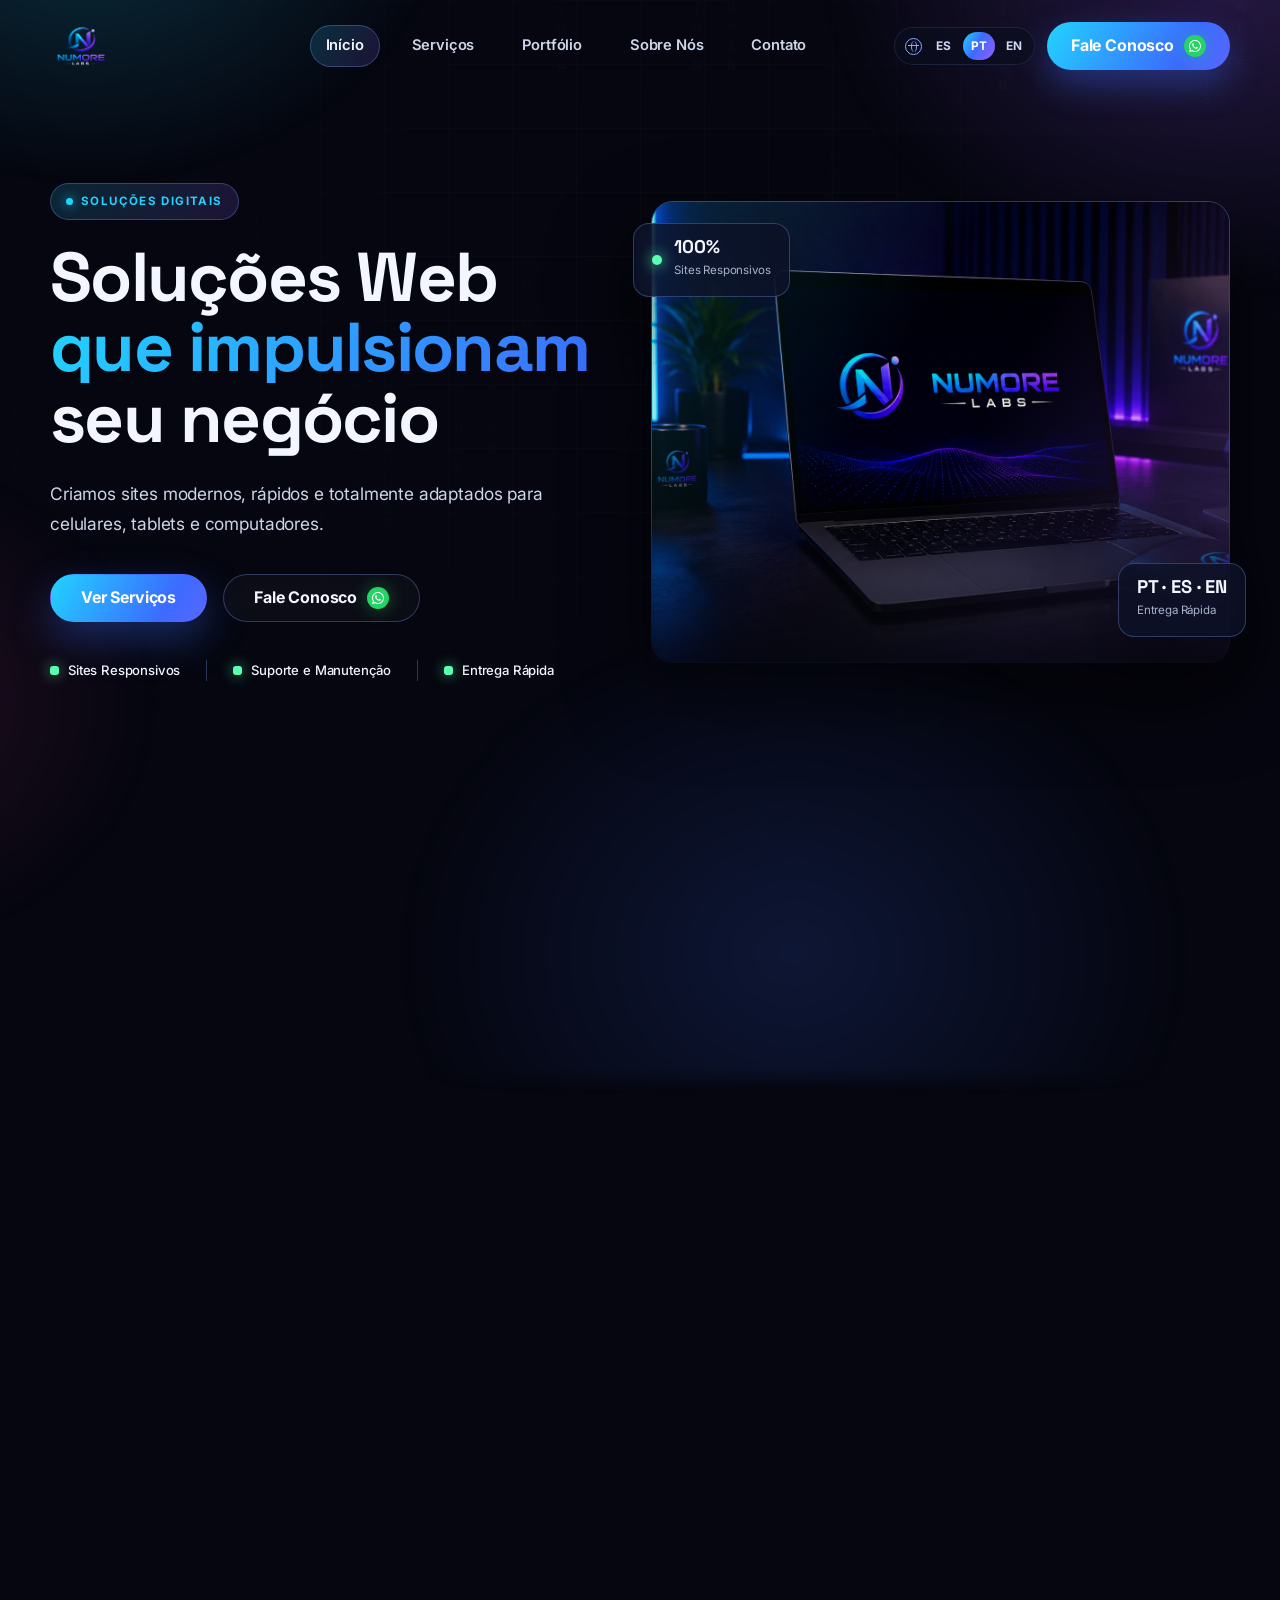
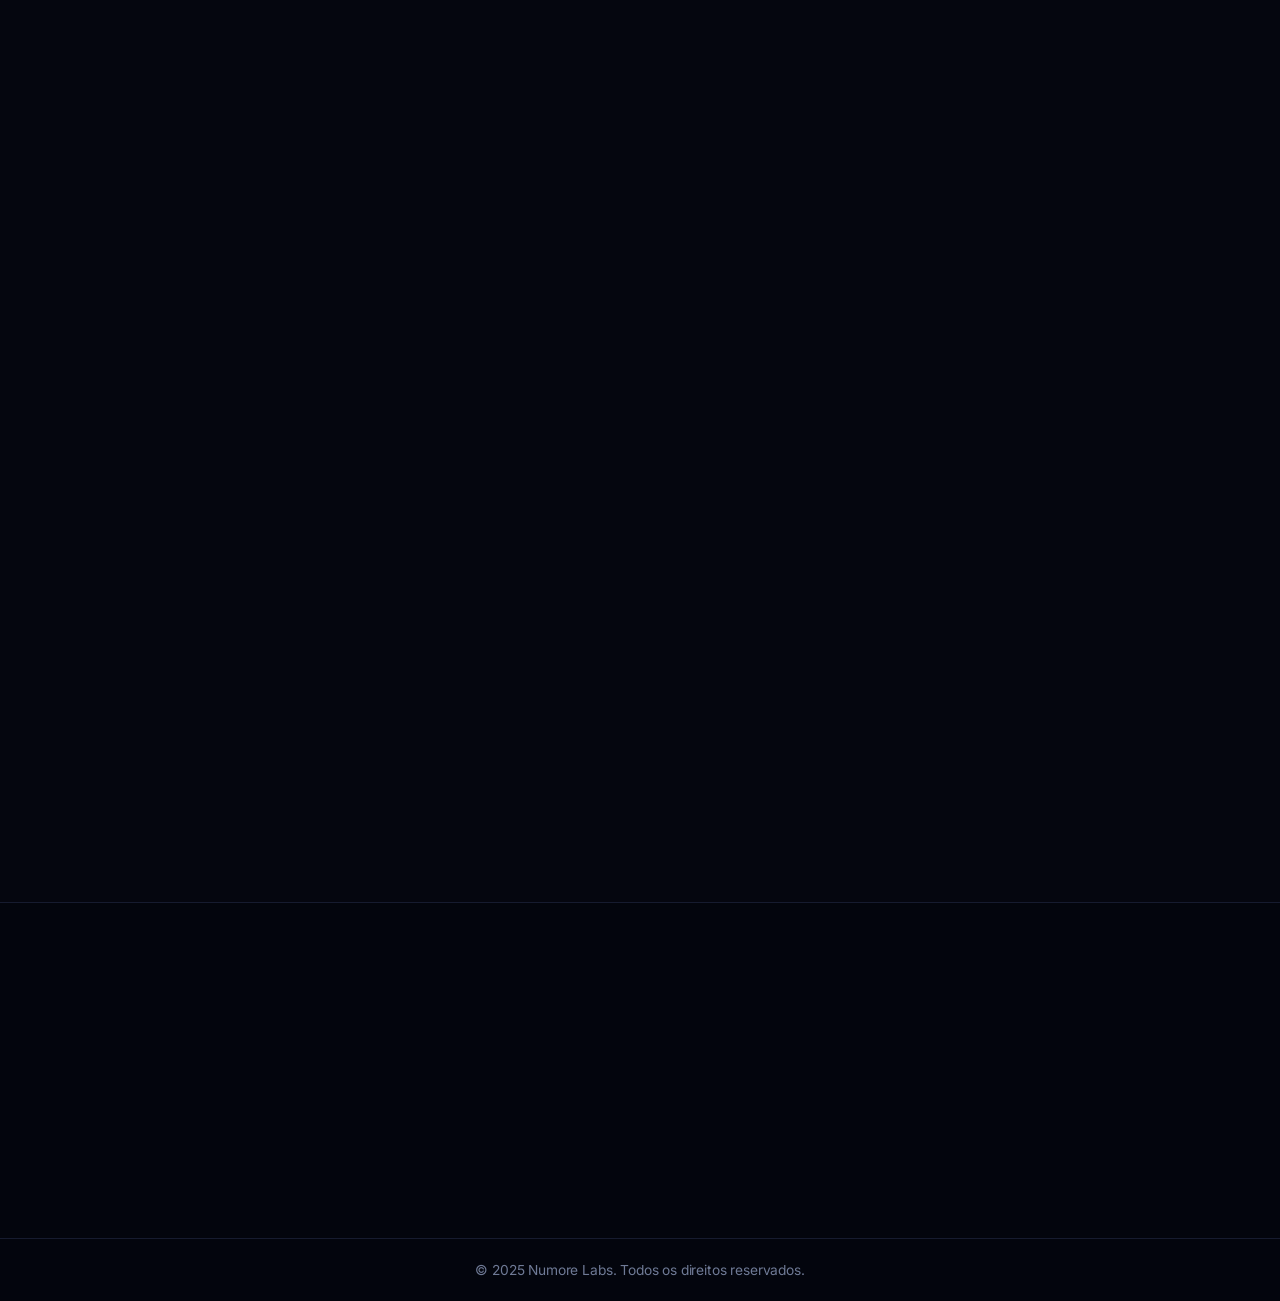
<file: index.html>
<!DOCTYPE html>
<html lang="pt-BR">
  <head>
    <meta charset="UTF-8" />
    <meta name="viewport" content="width=device-width, initial-scale=1.0" />
    <meta name="description" content="Numore Labs crea sitios modernos, rapidos y adaptados para celulares, tablets y computadores." data-i18n-meta="meta.home" />
    <meta property="og:title" content="Numore Labs | Soluciones Web" />
    <meta property="og:description" content="Sitios modernos, rapidos y profesionales para impulsar tu negocio." />
    <meta property="og:type" content="website" />
    <meta property="og:url" content="https://numorelabs.com.br/" />
    <meta property="og:image" content="https://numorelabs.com.br/assets/hero-laptop.jpg" />
    <meta name="twitter:card" content="summary_large_image" />
    <title data-i18n-title="title.home">Numore Labs | Soluciones Web</title>
    <link rel="icon" type="image/png" href="assets/numore-logo.png" />
    <link rel="apple-touch-icon" href="assets/numore-logo.png" />
    <link rel="preconnect" href="https://fonts.googleapis.com" />
    <link rel="preconnect" href="https://fonts.gstatic.com" crossorigin />
    <link href="https://fonts.googleapis.com/css2?family=Inter:wght@400;500;600;700;800&family=Space+Grotesk:wght@500;600;700&display=swap" rel="stylesheet" />
    <link rel="stylesheet" href="styles.css" />
  </head>
  <body data-page="inicio">
    <header class="site-header" data-header>
      <a class="brand" href="index.html" aria-label="Numore Labs"><img src="assets/numore-logo.png" alt="Logo Numore Labs" /></a>
      <nav class="mobile-quick-nav" aria-label="Navegación rápida">
        <a href="servicios.html" data-i18n="nav.services">Serviços</a>
        <a href="portafolio.html" data-i18n="nav.portfolio">Portfólio</a>
      </nav>
      <button class="menu-toggle" type="button" aria-label="Abrir menu" aria-expanded="false" data-menu-toggle><span></span><span></span><span></span></button>
      <nav class="main-nav" data-nav>
        <a href="index.html" data-nav-page="inicio" data-i18n="nav.home">Início</a>
        <a href="servicios.html" data-nav-page="servicios" data-i18n="nav.services">Serviços</a>
        <a href="portafolio.html" data-nav-page="portafolio" data-i18n="nav.portfolio">Portfólio</a>
        <a href="sobre-nosotros.html" data-nav-page="nosotros" data-i18n="nav.about">Sobre Nós</a>
        <a href="contacto.html" data-nav-page="contacto" data-i18n="nav.contact">Contato</a>
      </nav>
      <div class="header-actions">
        <div class="language-switcher" aria-label="Idioma">
          <span class="language-icon" aria-hidden="true"></span>
          <button type="button" data-lang="es">ES</button>
          <button type="button" data-lang="pt">PT</button>
          <button type="button" data-lang="en">EN</button>
        </div>
        <a class="header-cta whatsapp-link" href="https://wa.me/5511973570887?text=Hola%20Numore%20Labs%2C%20quiero%20hacer%20una%20consulta" target="_blank" rel="noopener">
          <span data-i18n="common.talk">Fale Conosco</span>
          <span class="wa-icon" aria-hidden="true"></span>
        </a>
      </div>
    </header>

    <main>
      <section class="hero section-shell">
        <div class="hero-copy">
          <span class="eyebrow" data-i18n="home.eyebrow">Soluções Digitais</span>
          <h1><span data-i18n="home.heroLine1">Soluções Web</span> <span class="hero-accent" data-i18n="home.heroAccent">que impulsionam</span> <span data-i18n="home.heroLine3">seu negócio</span></h1>
          <p data-i18n="home.heroText">Criamos sites modernos, rápidos e totalmente adaptados para celulares, tablets e computadores.</p>
          <div class="hero-actions">
            <a class="btn btn-primary" href="servicios.html" data-i18n="home.viewServices">Ver Serviços</a>
            <a class="btn btn-outline whatsapp-btn whatsapp-link" href="https://wa.me/5511973570887?text=Hola%20Numore%20Labs%2C%20quiero%20hacer%20una%20consulta" target="_blank" rel="noopener">
              <span data-i18n="common.talk">Fale Conosco</span>
              <span class="wa-icon" aria-hidden="true"></span>
            </a>
          </div>
          <div class="hero-features" aria-label="Benefícios">
            <span data-i18n="home.feature1">Sites Responsivos</span>
            <span data-i18n="home.feature2">Suporte e Manutenção</span>
            <span data-i18n="home.feature3">Entrega Rápida</span>
          </div>
        </div>
        <div class="hero-visual">
          <div class="hero-photo">
            <img src="assets/hero-laptop.jpg" alt="" />
          </div>
          <div class="hero-badge badge-tl">
            <span class="dot" aria-hidden="true"></span>
            <div><strong>100%</strong><small data-i18n="home.feature1">Sites Responsivos</small></div>
          </div>
          <div class="hero-badge badge-br">
            <div><strong>PT · ES · EN</strong><small data-i18n="home.feature3">Entrega Rápida</small></div>
          </div>
        </div>
      </section>

      <div class="marquee" aria-hidden="true">
        <div class="marquee-track">
          <span>Web Design</span><span>Desenvolvimento</span><span>E-commerce</span><span>UI / UX</span><span>WhatsApp</span><span>SEO</span><span>Performance</span><span>Branding</span>
          <span>Web Design</span><span>Desenvolvimento</span><span>E-commerce</span><span>UI / UX</span><span>WhatsApp</span><span>SEO</span><span>Performance</span><span>Branding</span>
        </div>
      </div>

      <section class="section-block section-shell">
        <div class="section-heading">
          <div>
            <span class="section-kicker" data-i18n="home.servicesKicker">Nossos Serviços</span>
            <h2 data-i18n="home.servicesTitle">Soluções completas para levar sua marca mais longe</h2>
          </div>
          <a href="servicios.html" data-i18n="home.allServices">Ver todos os serviços</a>
        </div>
        <div class="service-grid">
          <a class="service-card" href="servicios.html#sitios-profesionales"><div class="icon-box"><svg viewBox="0 0 24 24" aria-hidden="true"><circle cx="12" cy="12" r="8.5"></circle><path d="M3.5 12h17M12 3.5c2.1 2.3 3.1 5.1 3.1 8.5S14.1 18.2 12 20.5M12 3.5C9.9 5.8 8.9 8.6 8.9 12s1 6.2 3.1 8.5"></path></svg></div><h3 data-i18n="services.web.title">Sites Profissionais</h3><p data-i18n="home.cardWeb">Sites modernos para apresentar seu negócio com clareza e credibilidade.</p><span data-i18n="common.learnMore">Saiba mais</span></a>
          <a class="service-card" href="servicios.html#landing-pages"><div class="icon-box"><svg viewBox="0 0 24 24" aria-hidden="true"><rect x="4" y="5" width="16" height="12" rx="2"></rect><path d="M7 9h6M7 12h4M14.5 14.5 18 18M15 18h3v-3"></path></svg></div><h3 data-i18n="services.landing.title">Landing Pages de Conversão</h3><p data-i18n="home.cardLanding">Páginas focadas em transformar visitantes em clientes.</p><span data-i18n="common.learnMore">Saiba mais</span></a>
          <a class="service-card" href="servicios.html#catalogos-tiendas"><div class="icon-box"><svg viewBox="0 0 24 24" aria-hidden="true"><path d="M4.5 5.5h2l2.1 9.2h8.9l2-6.6H8"></path><path d="M9 18.7h9"></path><circle cx="10.2" cy="20.1" r="1.15"></circle><circle cx="17.2" cy="20.1" r="1.15"></circle></svg></div><h3 data-i18n="services.store.title">Catálogos e Lojas Virtuais</h3><p data-i18n="home.cardStore">Estruturas para apresentar produtos e facilitar pedidos online.</p><span data-i18n="common.learnMore">Saiba mais</span></a>
          <a class="service-card" href="servicios.html#soporte-lanzamiento"><div class="icon-box"><svg viewBox="0 0 24 24" aria-hidden="true"><path d="M14.7 5.3a4.8 4.8 0 0 0 4.7 5.9l-8.2 8.2a2.4 2.4 0 0 1-3.4 0l-2.1-2.1a2.4 2.4 0 0 1 0-3.4l8.2-8.2Z"></path><path d="m5.8 17.4 2.8-2.8"></path></svg></div><h3 data-i18n="services.support.title">Suporte depois do lançamento</h3><p data-i18n="home.cardSupport">Acompanhamento opcional para manter seu site atualizado.</p><span data-i18n="common.learnMore">Saiba mais</span></a>
        </div>
      </section>

      <section class="section-block section-shell">
        <div class="section-heading">
          <div>
            <span class="section-kicker" data-i18n="nav.portfolio">Portfólio</span>
            <h2 data-i18n="home.portfolioTitle">Projetos que geram resultados</h2>
          </div>
          <a href="portafolio.html" data-i18n="home.allProjects">Ver todos os projetos</a>
        </div>
        <div class="portfolio-grid">
          <a class="project-card darimar" href="portafolio.html#darimar"><img src="assets/portfolio/darimar-van.jpg" alt="" /><span data-i18n="portfolio.card1.tag">Transporte</span><h3 data-i18n="portfolio.card1.title">DariMar Viajes y Turismo</h3></a>
          <a class="project-card belingolife" href="portafolio.html#belingolife"><img src="assets/portfolio/belingolife-books.jpeg" alt="" /><span data-i18n="portfolio.card2.tag">Educação</span><h3 data-i18n="portfolio.card2.title">Belingolife</h3></a>
          <a class="project-card rutfit" href="portafolio.html#rutfit"><img src="assets/portfolio/rutfit-icon.png" alt="" /><span data-i18n="portfolio.card3.tag">Aplicativo Android e iOS</span><h3 data-i18n="portfolio.card3.title">RutFit</h3></a>
          <a class="project-card k9training" href="portafolio.html#k9training"><img src="assets/portfolio/k9training-hero.jpg" alt="" /><span data-i18n="portfolio.card4.tag">Adestramento K9</span><h3 data-i18n="portfolio.card4.title">Marcelo K9 Working Dogs</h3></a>
        </div>
      </section>

      <section class="section-block section-shell">
        <div class="cta-band">
          <div>
            <span class="section-kicker" data-i18n="home.eyebrow">Soluções Digitais</span>
            <h2 data-i18n="home.ctaTitle">Vamos criar algo extraordinário juntos.</h2>
            <p data-i18n="home.ctaText">Conte sua ideia e transformamos em uma presença digital rápida, moderna e pronta para crescer.</p>
          </div>
          <div class="cta-actions">
            <a class="btn btn-primary whatsapp-link" href="https://wa.me/5511973570887?text=Hola%20Numore%20Labs%2C%20quiero%20hacer%20una%20consulta" target="_blank" rel="noopener">
              <span data-i18n="home.ctaButton">Começar projeto</span>
              <span class="wa-icon" aria-hidden="true"></span>
            </a>
          </div>
        </div>
      </section>
    </main>

    <footer class="site-footer">
      <div class="footer-grid section-shell">
        <div class="footer-brand">
          <img src="assets/numore-logo.png" alt="Logo Numore Labs" />
          <p data-i18n="footer.blurb">Soluções digitais que impulsionam seu negócio e conectam você ao futuro.</p>
        </div>
        <div><h3 data-i18n="footer.navigation">Navegação</h3><a href="index.html" data-i18n="nav.home">Início</a><a href="servicios.html" data-i18n="nav.services">Serviços</a><a href="portafolio.html" data-i18n="nav.portfolio">Portfólio</a><a href="sobre-nosotros.html" data-i18n="nav.about">Sobre Nós</a><a href="contacto.html" data-i18n="nav.contact">Contato</a></div>
        <div><h3 data-i18n="nav.services">Serviços</h3><a href="servicios.html#sitios-profesionales" data-i18n="services.web.title">Sites Profissionais</a><a href="servicios.html#landing-pages" data-i18n="services.landing.title">Landing Pages de Conversão</a><a href="servicios.html#catalogos-tiendas" data-i18n="services.store.title">Catálogos e Lojas Virtuais</a><a href="servicios.html#soporte-lanzamiento" data-i18n="services.support.title">Suporte depois do lançamento</a></div>
        <div><h3 data-i18n="common.talk">Fale Conosco</h3><a href="https://wa.me/5511973570887?text=Hola%20Numore%20Labs%2C%20quiero%20hacer%20una%20consulta" target="_blank" rel="noopener">+55 11 97357-0887</a><a href="mailto:numorelabs@gmail.com">numorelabs@gmail.com</a><span data-i18n="footer.location">São Paulo - SP</span></div>
      </div>
      <p class="copyright" data-i18n="footer.copy">© 2025 Numore Labs. Todos os direitos reservados.</p>
    </footer>
    <script src="script.js"></script>
  </body>
</html>
</file>
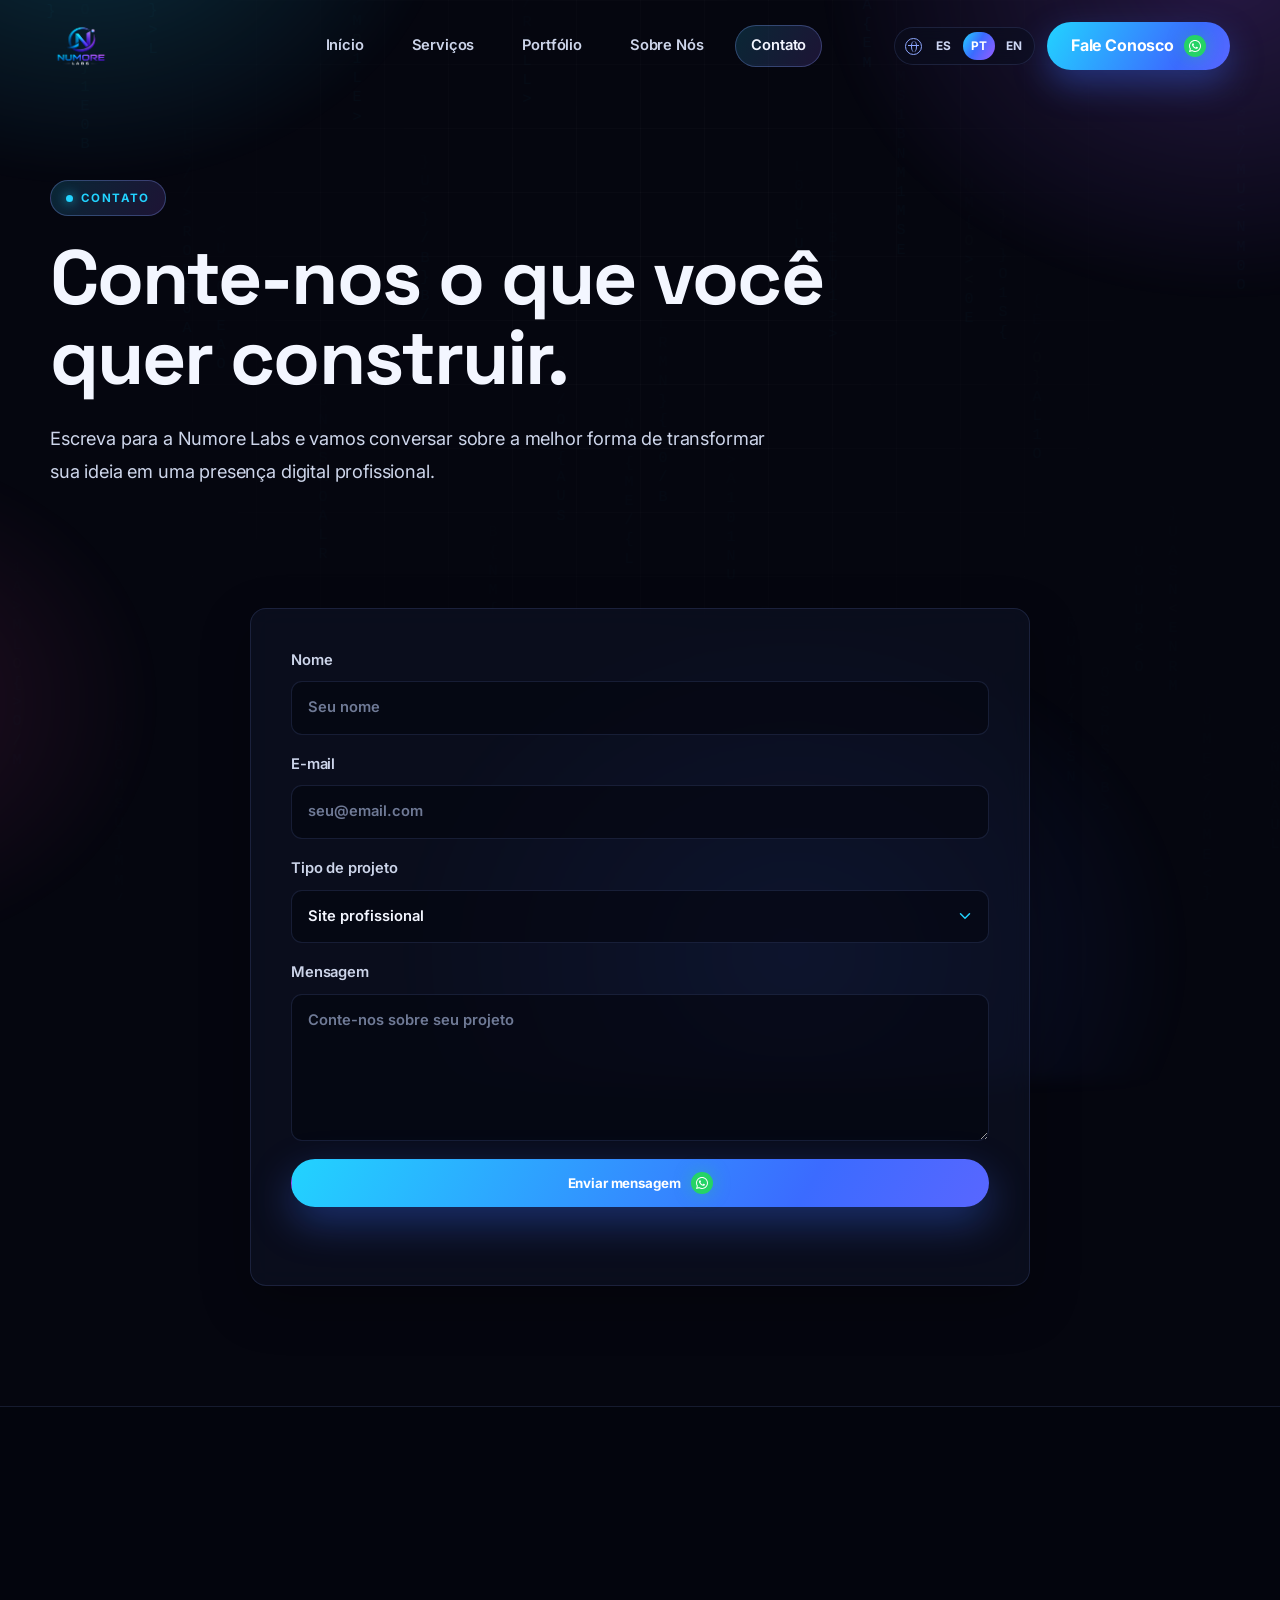
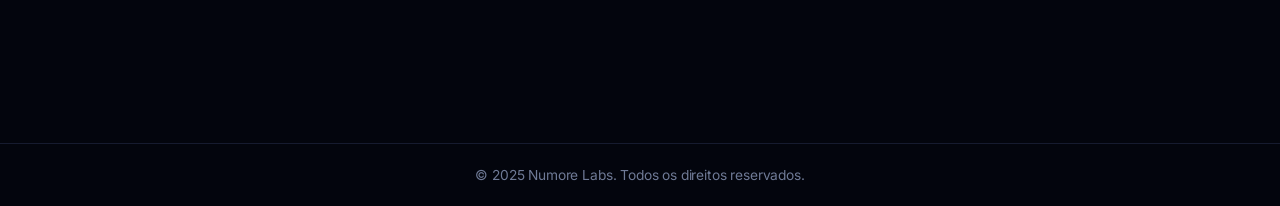
<file: contacto.html>
<!DOCTYPE html>
<html lang="pt-BR">
  <head>
    <meta charset="UTF-8" />
    <meta name="viewport" content="width=device-width, initial-scale=1.0" />
    <meta name="description" content="Contacto de Numore Labs para solicitar una propuesta web." data-i18n-meta="meta.contact" />
    <meta property="og:title" content="Contacto | Numore Labs" />
    <meta property="og:description" content="Escribenos para crear tu sitio, tienda o solucion digital profesional." />
    <meta property="og:type" content="website" />
    <meta property="og:url" content="https://numorelabs.com.br/contacto.html" />
    <meta property="og:image" content="https://numorelabs.com.br/assets/hero-laptop.jpg" />
    <meta name="twitter:card" content="summary_large_image" />
    <title data-i18n-title="title.contact">Contacto | Numore Labs</title>
    <link rel="icon" type="image/png" href="assets/numore-logo.png" />
    <link rel="apple-touch-icon" href="assets/numore-logo.png" />
    <link rel="preconnect" href="https://fonts.googleapis.com" />
    <link rel="preconnect" href="https://fonts.gstatic.com" crossorigin />
    <link href="https://fonts.googleapis.com/css2?family=Inter:wght@400;500;600;700;800&family=Space+Grotesk:wght@500;600;700&display=swap" rel="stylesheet" />
    <link rel="stylesheet" href="styles.css" />
  </head>
  <body data-page="contacto">
    <header class="site-header" data-header><a class="brand" href="index.html" aria-label="Numore Labs"><img src="assets/numore-logo.png" alt="Logo Numore Labs" /></a><nav class="mobile-quick-nav" aria-label="Navegación rápida"><a href="servicios.html" data-i18n="nav.services">Serviços</a><a href="portafolio.html" data-i18n="nav.portfolio">Portfólio</a></nav><button class="menu-toggle" type="button" aria-label="Abrir menu" aria-expanded="false" data-menu-toggle><span></span><span></span><span></span></button><nav class="main-nav" data-nav><a href="index.html" data-nav-page="inicio" data-i18n="nav.home">Início</a><a href="servicios.html" data-nav-page="servicios" data-i18n="nav.services">Serviços</a><a href="portafolio.html" data-nav-page="portafolio" data-i18n="nav.portfolio">Portfólio</a><a href="sobre-nosotros.html" data-nav-page="nosotros" data-i18n="nav.about">Sobre Nós</a><a href="contacto.html" data-nav-page="contacto" data-i18n="nav.contact">Contato</a></nav><div class="header-actions"><div class="language-switcher" aria-label="Idioma"><span class="language-icon" aria-hidden="true"></span><button type="button" data-lang="es">ES</button><button type="button" data-lang="pt">PT</button><button type="button" data-lang="en">EN</button></div><a class="header-cta whatsapp-link" href="https://wa.me/5511973570887?text=Hola%20Numore%20Labs%2C%20quiero%20hacer%20una%20consulta" target="_blank" rel="noopener"><span data-i18n="common.talk">Fale Conosco</span><span class="wa-icon" aria-hidden="true"></span></a></div></header>
    <main>
      <section class="page-hero section-shell"><span class="eyebrow" data-i18n="nav.contact">Contato</span><h1 data-i18n="contact.heroTitle">Conte-nos o que você quer construir.</h1><p data-i18n="contact.heroText">Escreva para a Numore Labs e vamos conversar sobre a melhor forma de transformar sua ideia em uma presença digital profissional.</p></section>
      <section class="contact section-shell">
        <form class="contact-form" data-contact-form>
          <label><span data-i18n="form.name">Nome</span><input type="text" name="name" placeholder="Seu nome" data-i18n-placeholder="form.namePlaceholder" required /></label>
          <label><span data-i18n="form.email">E-mail</span><input type="email" name="email" placeholder="seu@email.com" data-i18n-placeholder="form.emailPlaceholder" required /></label>
          <label><span data-i18n="form.project">Tipo de projeto</span><select name="project"><option data-i18n="form.optionWeb">Site profissional</option><option data-i18n="form.optionLanding">Landing page de conversão</option><option data-i18n="form.optionCatalog">Catálogo ou loja virtual</option><option data-i18n="form.optionSupport">Suporte depois do lançamento</option></select></label>
          <label><span data-i18n="form.message">Mensagem</span><textarea name="message" rows="5" placeholder="Conte-nos sobre seu projeto" data-i18n-placeholder="form.messagePlaceholder" required></textarea></label>
          <button class="btn btn-primary whatsapp-link" type="submit"><span data-i18n="form.submit">Enviar mensagem</span><span class="wa-icon" aria-hidden="true"></span></button>
          <p class="form-note" data-form-note aria-live="polite"></p>
        </form>
      </section>
    </main>
    <footer class="site-footer"><div class="footer-grid section-shell"><div class="footer-brand"><img src="assets/numore-logo.png" alt="Logo Numore Labs" /><p data-i18n="footer.blurb">Soluções digitais que impulsionam seu negócio e conectam você ao futuro.</p></div><div><h3 data-i18n="footer.navigation">Navegação</h3><a href="index.html" data-i18n="nav.home">Início</a><a href="servicios.html" data-i18n="nav.services">Serviços</a><a href="portafolio.html" data-i18n="nav.portfolio">Portfólio</a><a href="sobre-nosotros.html" data-i18n="nav.about">Sobre Nós</a><a href="contacto.html" data-i18n="nav.contact">Contato</a></div><div><h3 data-i18n="nav.services">Serviços</h3><a href="servicios.html#sitios-profesionales" data-i18n="services.web.title">Sites Profissionais</a><a href="servicios.html#landing-pages" data-i18n="services.landing.title">Landing Pages de Conversão</a><a href="servicios.html#catalogos-tiendas" data-i18n="services.store.title">Catálogos e Lojas Virtuais</a><a href="servicios.html#soporte-lanzamiento" data-i18n="services.support.title">Suporte depois do lançamento</a></div><div><h3 data-i18n="common.talk">Fale Conosco</h3><a href="https://wa.me/5511973570887?text=Hola%20Numore%20Labs%2C%20quiero%20hacer%20una%20consulta" target="_blank" rel="noopener">+55 11 97357-0887</a><a href="mailto:numorelabs@gmail.com">numorelabs@gmail.com</a><span data-i18n="footer.location">São Paulo - SP</span></div></div><p class="copyright" data-i18n="footer.copy">© 2025 Numore Labs. Todos os direitos reservados.</p></footer>
    <script src="script.js"></script>
  </body>
</html>
</file>
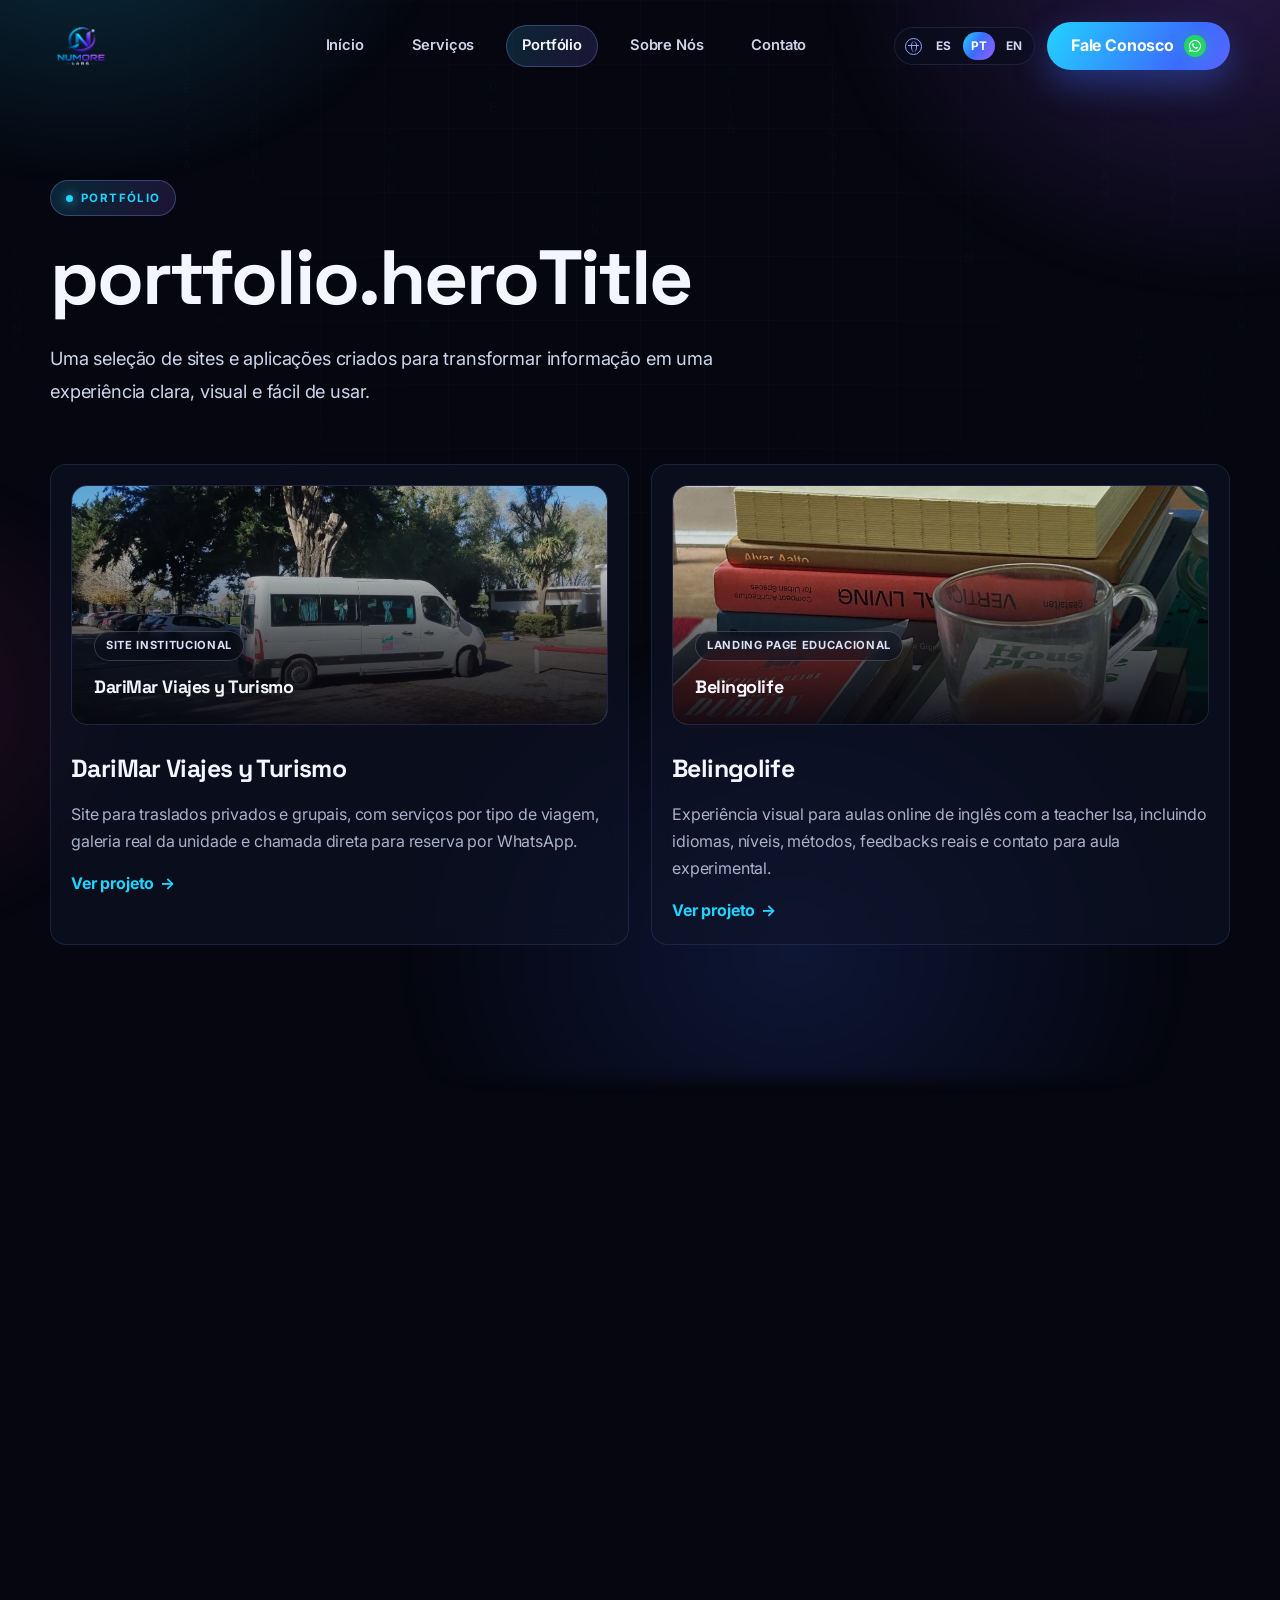
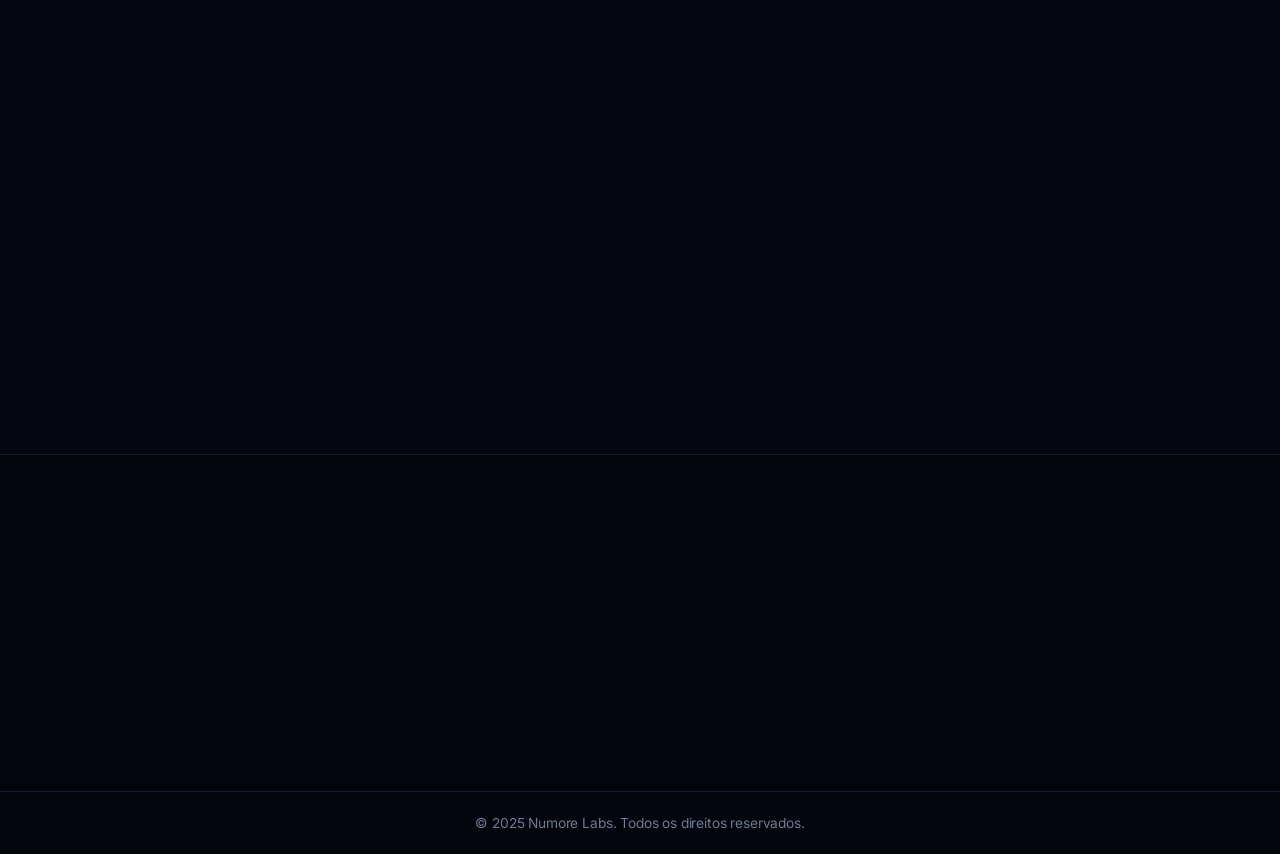
<file: portafolio.html>
<!DOCTYPE html>
<html lang="pt-BR">
  <head>
    <meta charset="UTF-8" />
    <meta name="viewport" content="width=device-width, initial-scale=1.0" />
    <meta name="description" content="Portafolio de proyectos reales desarrollados por Numore Labs." data-i18n-meta="meta.portfolio" />
    <meta property="og:title" content="Portafolio | Numore Labs" />
    <meta property="og:description" content="Proyectos digitales, sitios y aplicaciones creadas para marcas reales." />
    <meta property="og:type" content="website" />
    <meta property="og:url" content="https://numorelabs.com.br/portafolio.html" />
    <meta property="og:image" content="https://numorelabs.com.br/assets/hero-laptop.jpg" />
    <meta name="twitter:card" content="summary_large_image" />
    <title data-i18n-title="title.portfolio">Portafolio | Numore Labs</title>
    <link rel="icon" type="image/png" href="assets/numore-logo.png" />
    <link rel="apple-touch-icon" href="assets/numore-logo.png" />
    <link rel="preconnect" href="https://fonts.googleapis.com" />
    <link rel="preconnect" href="https://fonts.gstatic.com" crossorigin />
    <link href="https://fonts.googleapis.com/css2?family=Inter:wght@400;500;600;700;800&family=Space+Grotesk:wght@500;600;700&display=swap" rel="stylesheet" />
    <link rel="stylesheet" href="styles.css" />
  </head>
  <body data-page="portafolio">
    <header class="site-header" data-header><a class="brand" href="index.html" aria-label="Numore Labs"><img src="assets/numore-logo.png" alt="Logo Numore Labs" /></a><nav class="mobile-quick-nav" aria-label="Navegación rápida"><a href="servicios.html" data-i18n="nav.services">Serviços</a><a href="portafolio.html" data-i18n="nav.portfolio">Portfólio</a></nav><button class="menu-toggle" type="button" aria-label="Abrir menu" aria-expanded="false" data-menu-toggle><span></span><span></span><span></span></button><nav class="main-nav" data-nav><a href="index.html" data-nav-page="inicio" data-i18n="nav.home">Início</a><a href="servicios.html" data-nav-page="servicios" data-i18n="nav.services">Serviços</a><a href="portafolio.html" data-nav-page="portafolio" data-i18n="nav.portfolio">Portfólio</a><a href="sobre-nosotros.html" data-nav-page="nosotros" data-i18n="nav.about">Sobre Nós</a><a href="contacto.html" data-nav-page="contacto" data-i18n="nav.contact">Contato</a></nav><div class="header-actions"><div class="language-switcher" aria-label="Idioma"><span class="language-icon" aria-hidden="true"></span><button type="button" data-lang="es">ES</button><button type="button" data-lang="pt">PT</button><button type="button" data-lang="en">EN</button></div><a class="header-cta whatsapp-link" href="https://wa.me/5511973570887?text=Hola%20Numore%20Labs%2C%20quiero%20hacer%20una%20consulta" target="_blank" rel="noopener"><span data-i18n="common.talk">Fale Conosco</span><span class="wa-icon" aria-hidden="true"></span></a></div></header>
    <main>
      <section class="page-hero section-shell"><span class="eyebrow" data-i18n="nav.portfolio">Portfólio</span><h1 data-i18n="portfolio.heroTitle">Projetos reais para mostrar presença digital, produto e experiência.</h1><p data-i18n="portfolio.heroText">Uma seleção de sites e aplicações criados para transformar informação em uma experiência clara, visual e fácil de usar.</p></section>
      <section class="case-grid section-shell">
        <article class="case-card" id="darimar"><div class="project-card darimar"><img src="assets/portfolio/darimar-van.jpg" alt="" /><span data-i18n="portfolio.project1.label">Site institucional</span><h3 data-i18n="portfolio.card1.title">DariMar Viajes y Turismo</h3></div><h2 data-i18n="portfolio.project1.name">DariMar Viajes y Turismo</h2><p data-i18n="portfolio.project1.desc">Site para traslados privados e grupais, com serviços por tipo de viagem, galeria real da unidade e chamada direta para reserva por WhatsApp.</p><a href="https://www.darimar.com.ar/" target="_blank" rel="noopener" data-i18n="portfolio.viewProject">Ver projeto</a></article>
        <article class="case-card" id="belingolife"><div class="project-card belingolife"><img src="assets/portfolio/belingolife-books.jpeg" alt="" /><span data-i18n="portfolio.project2.label">Landing page educacional</span><h3 data-i18n="portfolio.card2.title">Belingolife</h3></div><h2 data-i18n="portfolio.project2.name">Belingolife</h2><p data-i18n="portfolio.project2.desc">Experiência visual para aulas online de inglês com a teacher Isa, incluindo idiomas, níveis, métodos, feedbacks reais e contato para aula experimental.</p><a href="https://www.belingolife.com.br/" target="_blank" rel="noopener" data-i18n="portfolio.viewProject">Ver projeto</a></article>
        <article class="case-card" id="rutfit"><div class="project-card rutfit"><img src="assets/portfolio/rutfit-icon.png" alt="" /><span data-i18n="portfolio.project3.label">Aplicativo Android e iOS</span><h3 data-i18n="portfolio.card3.title">RutFit</h3></div><h2 data-i18n="portfolio.project3.name">RutFit</h2><p data-i18n="portfolio.project3.desc">Aplicativo privado de rotinas com login, seleção de idioma, progresso, semanas de treino, detalhe de exercícios e painel administrativo para gerenciar rotinas.</p><a href="https://wa.me/5511973570887?text=Hola%20Numore%20Labs%2C%20quiero%20hacer%20una%20consulta" target="_blank" rel="noopener" data-i18n="portfolio.similar">Quero algo assim</a></article>
        <article class="case-card case-card-featured" id="k9training"><div class="project-card k9training"><img src="assets/portfolio/k9training-hero.jpg" alt="" /><span data-i18n="portfolio.project4.label">Landing page premium</span><h3 data-i18n="portfolio.card4.title">Marcelo K9 Working Dogs</h3></div><h2 data-i18n="portfolio.project4.name">Marcelo K9 Working Dogs</h2><p data-i18n="portfolio.project4.desc">Landing page moderna para treinamento canino, com hero audiovisual, navegação clara, seções de método, serviços, processo, galeria e chamadas diretas para agendar por WhatsApp.</p><a href="https://marcelo-k9workingdogs.com.br" target="_blank" rel="noopener" data-i18n="portfolio.viewProject">Ver projeto</a></article>
      </section>
      <section class="section-block section-shell">
        <div class="cta-band">
          <div>
            <span class="section-kicker" data-i18n="home.eyebrow">Soluções Digitais</span>
            <h2 data-i18n="home.ctaTitle">Vamos criar algo extraordinário juntos.</h2>
            <p data-i18n="home.ctaText">Conte sua ideia e transformamos em uma presença digital rápida, moderna e pronta para crescer.</p>
          </div>
          <div class="cta-actions">
            <a class="btn btn-primary whatsapp-link" href="https://wa.me/5511973570887?text=Hola%20Numore%20Labs%2C%20quiero%20hacer%20una%20consulta" target="_blank" rel="noopener"><span data-i18n="home.ctaButton">Começar projeto</span><span class="wa-icon" aria-hidden="true"></span></a>
          </div>
        </div>
      </section>
    </main>
    <footer class="site-footer"><div class="footer-grid section-shell"><div class="footer-brand"><img src="assets/numore-logo.png" alt="Logo Numore Labs" /><p data-i18n="footer.blurb">Soluções digitais que impulsionam seu negócio e conectam você ao futuro.</p></div><div><h3 data-i18n="footer.navigation">Navegação</h3><a href="index.html" data-i18n="nav.home">Início</a><a href="servicios.html" data-i18n="nav.services">Serviços</a><a href="portafolio.html" data-i18n="nav.portfolio">Portfólio</a><a href="sobre-nosotros.html" data-i18n="nav.about">Sobre Nós</a><a href="contacto.html" data-i18n="nav.contact">Contato</a></div><div><h3 data-i18n="nav.services">Serviços</h3><a href="servicios.html#sitios-profesionales" data-i18n="services.web.title">Sites Profissionais</a><a href="servicios.html#landing-pages" data-i18n="services.landing.title">Landing Pages de Conversão</a><a href="servicios.html#catalogos-tiendas" data-i18n="services.store.title">Catálogos e Lojas Virtuais</a><a href="servicios.html#soporte-lanzamiento" data-i18n="services.support.title">Suporte depois do lançamento</a></div><div><h3 data-i18n="common.talk">Fale Conosco</h3><a href="https://wa.me/5511973570887?text=Hola%20Numore%20Labs%2C%20quiero%20hacer%20una%20consulta" target="_blank" rel="noopener">+55 11 97357-0887</a><a href="mailto:numorelabs@gmail.com">numorelabs@gmail.com</a><span data-i18n="footer.location">São Paulo - SP</span></div></div><p class="copyright" data-i18n="footer.copy">© 2025 Numore Labs. Todos os direitos reservados.</p></footer>
    <script src="script.js"></script>
  </body>
</html>
</file>
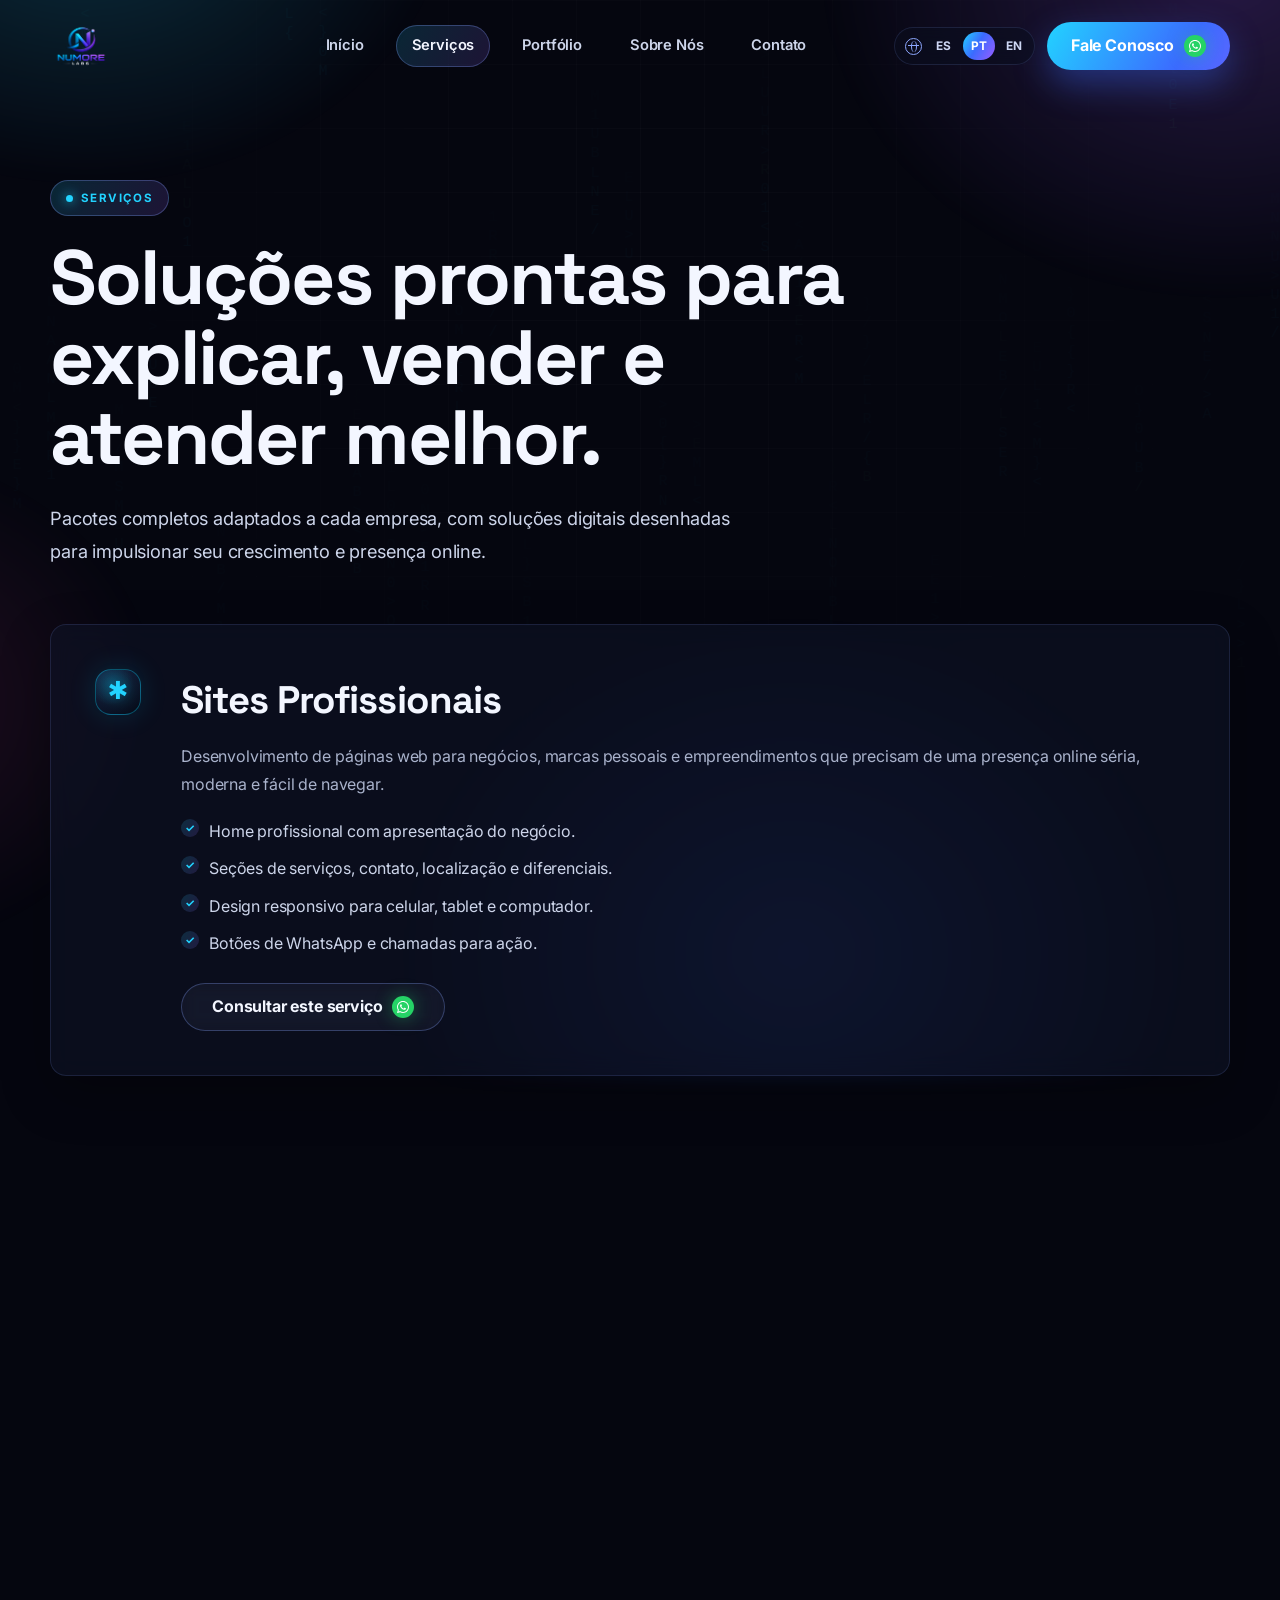
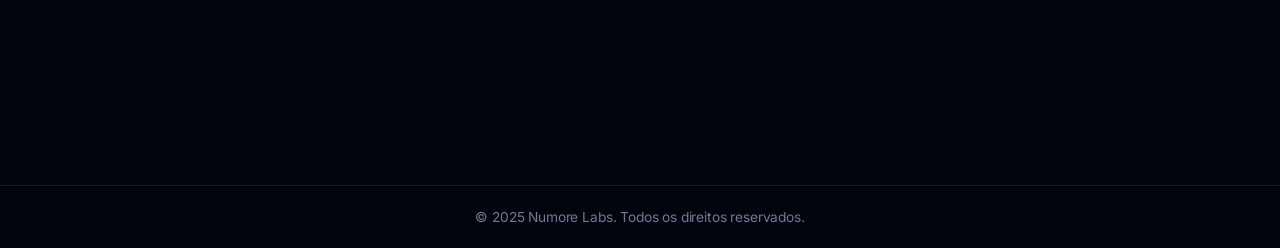
<file: servicios.html>
<!DOCTYPE html>
<html lang="pt-BR">
  <head>
    <meta charset="UTF-8" />
    <meta name="viewport" content="width=device-width, initial-scale=1.0" />
    <meta name="description" content="Servicios de desarrollo web, tiendas virtuales, WhatsApp y soporte de Numore Labs." data-i18n-meta="meta.services" />
    <meta property="og:title" content="Servicios | Numore Labs" />
    <meta property="og:description" content="Soluciones digitales para crear, vender y atender mejor online." />
    <meta property="og:type" content="website" />
    <meta property="og:url" content="https://numorelabs.com.br/servicios.html" />
    <meta property="og:image" content="https://numorelabs.com.br/assets/hero-laptop.jpg" />
    <meta name="twitter:card" content="summary_large_image" />
    <title data-i18n-title="title.services">Servicios | Numore Labs</title>
    <link rel="icon" type="image/png" href="assets/numore-logo.png" />
    <link rel="apple-touch-icon" href="assets/numore-logo.png" />
    <link rel="preconnect" href="https://fonts.googleapis.com" />
    <link rel="preconnect" href="https://fonts.gstatic.com" crossorigin />
    <link href="https://fonts.googleapis.com/css2?family=Inter:wght@400;500;600;700;800&family=Space+Grotesk:wght@500;600;700&display=swap" rel="stylesheet" />
    <link rel="stylesheet" href="styles.css" />
  </head>
  <body data-page="servicios">
    <header class="site-header" data-header>
      <a class="brand" href="index.html" aria-label="Numore Labs"><img src="assets/numore-logo.png" alt="Logo Numore Labs" /></a>
      <nav class="mobile-quick-nav" aria-label="Navegación rápida">
        <a href="servicios.html" data-i18n="nav.services">Serviços</a>
        <a href="portafolio.html" data-i18n="nav.portfolio">Portfólio</a>
      </nav>
      <button class="menu-toggle" type="button" aria-label="Abrir menu" aria-expanded="false" data-menu-toggle><span></span><span></span><span></span></button>
      <nav class="main-nav" data-nav>
        <a href="index.html" data-nav-page="inicio" data-i18n="nav.home">Início</a>
        <a href="servicios.html" data-nav-page="servicios" data-i18n="nav.services">Serviços</a>
        <a href="portafolio.html" data-nav-page="portafolio" data-i18n="nav.portfolio">Portfólio</a>
        <a href="sobre-nosotros.html" data-nav-page="nosotros" data-i18n="nav.about">Sobre Nós</a>
        <a href="contacto.html" data-nav-page="contacto" data-i18n="nav.contact">Contato</a>
      </nav>
      <div class="header-actions">
        <div class="language-switcher" aria-label="Idioma"><span class="language-icon" aria-hidden="true"></span><button type="button" data-lang="es">ES</button><button type="button" data-lang="pt">PT</button><button type="button" data-lang="en">EN</button></div>
        <a class="header-cta whatsapp-link" href="https://wa.me/5511973570887?text=Hola%20Numore%20Labs%2C%20quiero%20hacer%20una%20consulta" target="_blank" rel="noopener"><span data-i18n="common.talk">Fale Conosco</span><span class="wa-icon" aria-hidden="true"></span></a>
      </div>
    </header>
    <main>
      <section class="page-hero section-shell">
        <span class="eyebrow" data-i18n="nav.services">Serviços</span>
        <h1 data-i18n="services.heroTitle">Soluções prontas para explicar, vender e atender melhor.</h1>
        <p data-i18n="services.heroText">Pacotes completos adaptados a cada empresa, com soluções digitais desenhadas para impulsionar seu crescimento e presença online.</p>
      </section>
      <section class="detail-list section-shell">
        <article class="detail-card" id="sitios-profesionales"><span aria-hidden="true">✱</span><div><h2 data-i18n="services.web.title">Sites Profissionais</h2><p data-i18n="services.web.desc">Desenvolvimento de páginas web para negócios, marcas pessoais e empreendimentos que precisam de uma presença online séria, moderna e fácil de navegar.</p><ul><li data-i18n="services.web.b1">Home profissional com apresentação do negócio.</li><li data-i18n="services.web.b2">Seções de serviços, contato, localização e diferenciais.</li><li data-i18n="services.web.b3">Design responsivo para celular, tablet e computador.</li><li data-i18n="services.web.b4">Botões de WhatsApp e chamadas para ação.</li></ul><a class="btn btn-outline whatsapp-link" href="https://wa.me/5511973570887?text=Hola%20Numore%20Labs%2C%20quiero%20hacer%20una%20consulta" target="_blank" rel="noopener"><span data-i18n="common.consultService">Consultar este serviço</span><span class="wa-icon" aria-hidden="true"></span></a></div></article>
        <article class="detail-card" id="landing-pages"><span aria-hidden="true">✱</span><div><h2 data-i18n="services.landing.title">Landing Pages de Conversão</h2><p data-i18n="services.landing.desc">Páginas focadas em transformar visitantes em clientes, ideais para divulgar um serviço, campanha, produto ou lançamento específico.</p><ul><li data-i18n="services.landing.b1">Estrutura direta para gerar contatos e orçamentos.</li><li data-i18n="services.landing.b2">Texto organizado para apresentar benefícios com clareza.</li><li data-i18n="services.landing.b3">Botões estratégicos de WhatsApp, formulário ou contato.</li><li data-i18n="services.landing.b4">Layout pensado para anúncios, Instagram e tráfego pago.</li></ul><a class="btn btn-outline whatsapp-link" href="https://wa.me/5511973570887?text=Hola%20Numore%20Labs%2C%20quiero%20hacer%20una%20consulta" target="_blank" rel="noopener"><span data-i18n="common.consultService">Consultar este serviço</span><span class="wa-icon" aria-hidden="true"></span></a></div></article>
        <article class="detail-card" id="catalogos-tiendas"><span aria-hidden="true">✱</span><div><h2 data-i18n="services.store.title">Catálogos e Lojas Virtuais</h2><p data-i18n="services.store.desc">Criação de estruturas para apresentar produtos, organizar categorias e facilitar consultas ou vendas online.</p><ul><li data-i18n="services.store.b1">Página de catálogo com produtos e categorias.</li><li data-i18n="services.store.b2">Detalhes de produto com fotos, descrição e preço.</li><li data-i18n="services.store.b3">Botões para compra, orçamento ou pedido pelo WhatsApp.</li><li data-i18n="services.store.b4">Estrutura preparada para expansão futura.</li></ul><a class="btn btn-outline whatsapp-link" href="https://wa.me/5511973570887?text=Hola%20Numore%20Labs%2C%20quiero%20hacer%20una%20consulta" target="_blank" rel="noopener"><span data-i18n="common.consultService">Consultar este serviço</span><span class="wa-icon" aria-hidden="true"></span></a></div></article>
        <article class="detail-card detail-card-support" id="soporte-lanzamiento"><span aria-hidden="true">✱</span><div><h2 data-i18n="services.support.title">Suporte depois do lançamento</h2><p data-i18n="services.support.desc">Acompanhamento opcional para manter o site atualizado, corrigir detalhes, trocar textos, imagens e melhorar seções conforme o negócio evolui.</p><ul><li data-i18n="services.support.b1">Atualização de textos, imagens e informações.</li><li data-i18n="services.support.b2">Pequenos ajustes visuais e técnicos.</li><li data-i18n="services.support.b3">Melhorias em botões, chamadas e seções.</li><li data-i18n="services.support.b4">Suporte mensal ou por demanda.</li></ul><a class="btn btn-outline whatsapp-link" href="https://wa.me/5511973570887?text=Hola%20Numore%20Labs%2C%20quiero%20consultar%20soporte" target="_blank" rel="noopener"><span data-i18n="common.consultSupport">Consultar suporte</span><span class="wa-icon" aria-hidden="true"></span></a></div></article>
      </section>
      <section class="section-block section-shell">
        <div class="cta-band">
          <div>
            <span class="section-kicker" data-i18n="home.eyebrow">Soluções Digitais</span>
            <h2 data-i18n="home.ctaTitle">Vamos criar algo extraordinário juntos.</h2>
            <p data-i18n="home.ctaText">Conte sua ideia e transformamos em uma presença digital rápida, moderna e pronta para crescer.</p>
          </div>
          <div class="cta-actions">
            <a class="btn btn-primary whatsapp-link" href="https://wa.me/5511973570887?text=Hola%20Numore%20Labs%2C%20quiero%20hacer%20una%20consulta" target="_blank" rel="noopener"><span data-i18n="home.ctaButton">Começar projeto</span><span class="wa-icon" aria-hidden="true"></span></a>
          </div>
        </div>
      </section>
    </main>
    <footer class="site-footer"><div class="footer-grid section-shell"><div class="footer-brand"><img src="assets/numore-logo.png" alt="Logo Numore Labs" /><p data-i18n="footer.blurb">Soluções digitais que impulsionam seu negócio e conectam você ao futuro.</p></div><div><h3 data-i18n="footer.navigation">Navegação</h3><a href="index.html" data-i18n="nav.home">Início</a><a href="servicios.html" data-i18n="nav.services">Serviços</a><a href="portafolio.html" data-i18n="nav.portfolio">Portfólio</a><a href="sobre-nosotros.html" data-i18n="nav.about">Sobre Nós</a><a href="contacto.html" data-i18n="nav.contact">Contato</a></div><div><h3 data-i18n="nav.services">Serviços</h3><a href="servicios.html#sitios-profesionales" data-i18n="services.web.title">Sites Profissionais</a><a href="servicios.html#landing-pages" data-i18n="services.landing.title">Landing Pages de Conversão</a><a href="servicios.html#catalogos-tiendas" data-i18n="services.store.title">Catálogos e Lojas Virtuais</a><a href="servicios.html#soporte-lanzamiento" data-i18n="services.support.title">Suporte depois do lançamento</a></div><div><h3 data-i18n="common.talk">Fale Conosco</h3><a href="https://wa.me/5511973570887?text=Hola%20Numore%20Labs%2C%20quiero%20hacer%20una%20consulta" target="_blank" rel="noopener">+55 11 97357-0887</a><a href="mailto:numorelabs@gmail.com">numorelabs@gmail.com</a><span data-i18n="footer.location">São Paulo - SP</span></div></div><p class="copyright" data-i18n="footer.copy">© 2025 Numore Labs. Todos os direitos reservados.</p></footer>
    <script src="script.js"></script>
  </body>
</html>
</file>
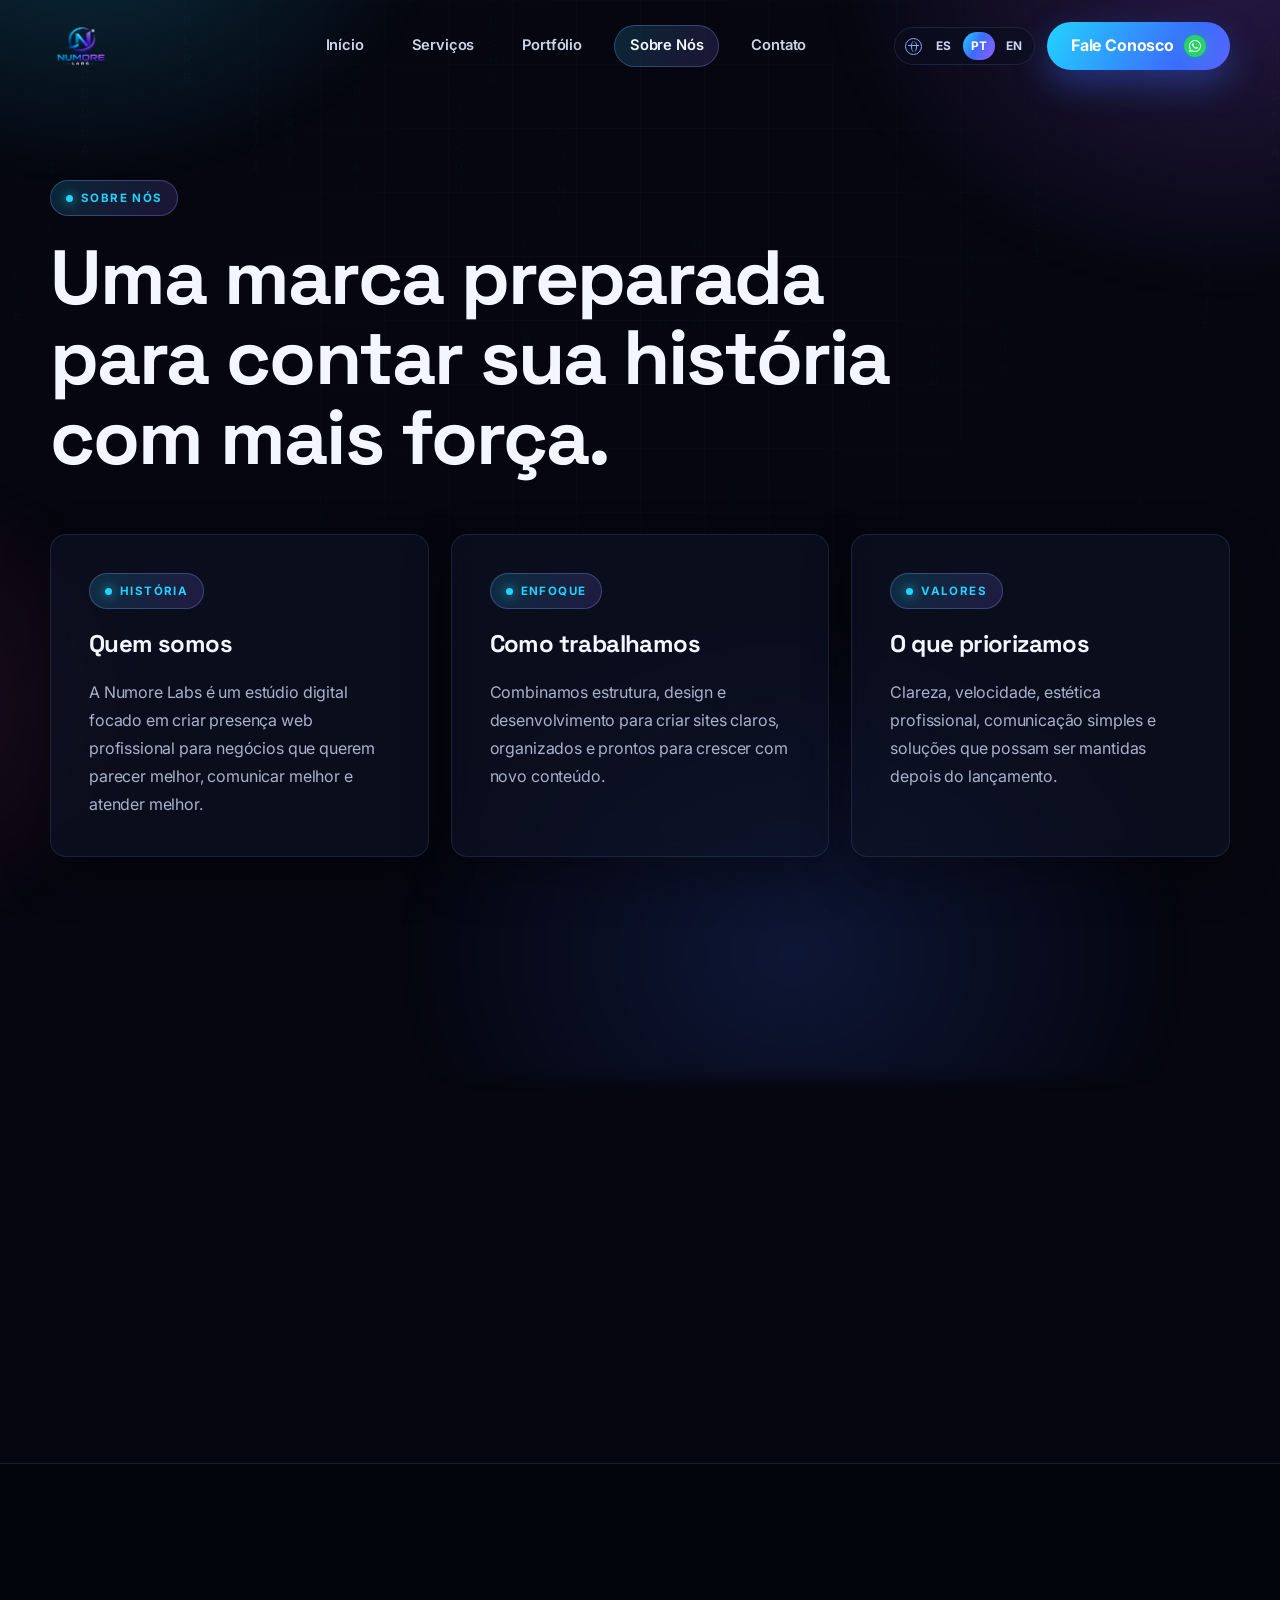
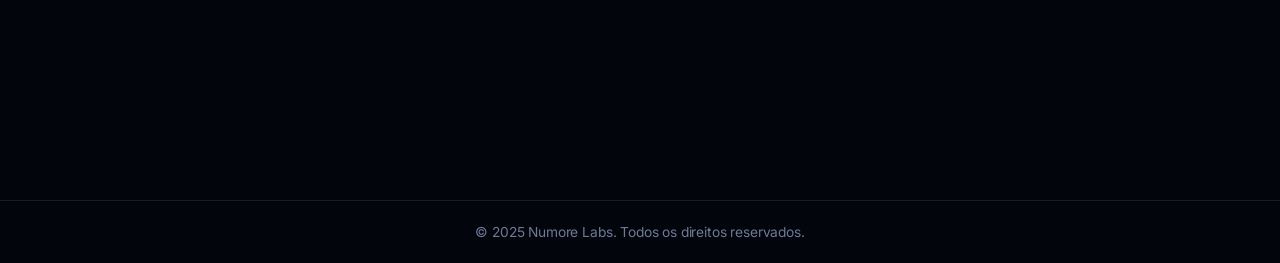
<file: sobre-nosotros.html>
<!DOCTYPE html>
<html lang="pt-BR">
  <head>
    <meta charset="UTF-8" />
    <meta name="viewport" content="width=device-width, initial-scale=1.0" />
    <meta name="description" content="Sobre Numore Labs, estudio digital de desarrollo web." data-i18n-meta="meta.about" />
    <meta property="og:title" content="Sobre Nosotros | Numore Labs" />
    <meta property="og:description" content="Un estudio digital enfocado en presencia web profesional y soluciones claras." />
    <meta property="og:type" content="website" />
    <meta property="og:url" content="https://numorelabs.com.br/sobre-nosotros.html" />
    <meta property="og:image" content="https://numorelabs.com.br/assets/hero-laptop.jpg" />
    <meta name="twitter:card" content="summary_large_image" />
    <title data-i18n-title="title.about">Sobre Nosotros | Numore Labs</title>
    <link rel="icon" type="image/png" href="assets/numore-logo.png" />
    <link rel="apple-touch-icon" href="assets/numore-logo.png" />
    <link rel="preconnect" href="https://fonts.googleapis.com" />
    <link rel="preconnect" href="https://fonts.gstatic.com" crossorigin />
    <link href="https://fonts.googleapis.com/css2?family=Inter:wght@400;500;600;700;800&family=Space+Grotesk:wght@500;600;700&display=swap" rel="stylesheet" />
    <link rel="stylesheet" href="styles.css" />
  </head>
  <body data-page="nosotros">
    <header class="site-header" data-header><a class="brand" href="index.html" aria-label="Numore Labs"><img src="assets/numore-logo.png" alt="Logo Numore Labs" /></a><nav class="mobile-quick-nav" aria-label="Navegación rápida"><a href="servicios.html" data-i18n="nav.services">Serviços</a><a href="portafolio.html" data-i18n="nav.portfolio">Portfólio</a></nav><button class="menu-toggle" type="button" aria-label="Abrir menu" aria-expanded="false" data-menu-toggle><span></span><span></span><span></span></button><nav class="main-nav" data-nav><a href="index.html" data-nav-page="inicio" data-i18n="nav.home">Início</a><a href="servicios.html" data-nav-page="servicios" data-i18n="nav.services">Serviços</a><a href="portafolio.html" data-nav-page="portafolio" data-i18n="nav.portfolio">Portfólio</a><a href="sobre-nosotros.html" data-nav-page="nosotros" data-i18n="nav.about">Sobre Nós</a><a href="contacto.html" data-nav-page="contacto" data-i18n="nav.contact">Contato</a></nav><div class="header-actions"><div class="language-switcher" aria-label="Idioma"><span class="language-icon" aria-hidden="true"></span><button type="button" data-lang="es">ES</button><button type="button" data-lang="pt">PT</button><button type="button" data-lang="en">EN</button></div><a class="header-cta whatsapp-link" href="https://wa.me/5511973570887?text=Hola%20Numore%20Labs%2C%20quiero%20hacer%20una%20consulta" target="_blank" rel="noopener"><span data-i18n="common.talk">Fale Conosco</span><span class="wa-icon" aria-hidden="true"></span></a></div></header>
    <main>
      <section class="page-hero section-shell"><span class="eyebrow" data-i18n="nav.about">Sobre Nós</span><h1 data-i18n="about.heroTitle">Uma marca preparada para contar sua história com mais força.</h1></section>
      <section class="story-grid section-shell">
        <article class="story-card"><span class="section-kicker" data-i18n="about.storyKicker">História</span><h2 data-i18n="about.storyTitle">Quem somos</h2><p data-i18n="about.storyText">A Numore Labs é um estúdio digital focado em criar presença web profissional para negócios que querem parecer melhor, comunicar melhor e atender melhor.</p></article>
        <article class="story-card"><span class="section-kicker" data-i18n="about.focusKicker">Enfoque</span><h2 data-i18n="about.focusTitle">Como trabalhamos</h2><p data-i18n="about.focusText">Combinamos estrutura, design e desenvolvimento para criar sites claros, organizados e prontos para crescer com novo conteúdo.</p></article>
        <article class="story-card"><span class="section-kicker" data-i18n="about.valuesKicker">Valores</span><h2 data-i18n="about.valuesTitle">O que priorizamos</h2><p data-i18n="about.valuesText">Clareza, velocidade, estética profissional, comunicação simples e soluções que possam ser mantidas depois do lançamento.</p></article>
      </section>
      <section class="section-block section-shell">
        <div class="cta-band">
          <div>
            <span class="section-kicker" data-i18n="home.eyebrow">Soluções Digitais</span>
            <h2 data-i18n="home.ctaTitle">Vamos criar algo extraordinário juntos.</h2>
            <p data-i18n="home.ctaText">Conte sua ideia e transformamos em uma presença digital rápida, moderna e pronta para crescer.</p>
          </div>
          <div class="cta-actions">
            <a class="btn btn-primary whatsapp-link" href="https://wa.me/5511973570887?text=Hola%20Numore%20Labs%2C%20quiero%20hacer%20una%20consulta" target="_blank" rel="noopener"><span data-i18n="home.ctaButton">Começar projeto</span><span class="wa-icon" aria-hidden="true"></span></a>
          </div>
        </div>
      </section>
    </main>
    <footer class="site-footer"><div class="footer-grid section-shell"><div class="footer-brand"><img src="assets/numore-logo.png" alt="Logo Numore Labs" /><p data-i18n="footer.blurb">Soluções digitais que impulsionam seu negócio e conectam você ao futuro.</p></div><div><h3 data-i18n="footer.navigation">Navegação</h3><a href="index.html" data-i18n="nav.home">Início</a><a href="servicios.html" data-i18n="nav.services">Serviços</a><a href="portafolio.html" data-i18n="nav.portfolio">Portfólio</a><a href="sobre-nosotros.html" data-i18n="nav.about">Sobre Nós</a><a href="contacto.html" data-i18n="nav.contact">Contato</a></div><div><h3 data-i18n="nav.services">Serviços</h3><a href="servicios.html#sitios-profesionales" data-i18n="services.web.title">Sites Profissionais</a><a href="servicios.html#landing-pages" data-i18n="services.landing.title">Landing Pages de Conversão</a><a href="servicios.html#catalogos-tiendas" data-i18n="services.store.title">Catálogos e Lojas Virtuais</a><a href="servicios.html#soporte-lanzamiento" data-i18n="services.support.title">Suporte depois do lançamento</a></div><div><h3 data-i18n="common.talk">Fale Conosco</h3><a href="https://wa.me/5511973570887?text=Hola%20Numore%20Labs%2C%20quiero%20hacer%20una%20consulta" target="_blank" rel="noopener">+55 11 97357-0887</a><a href="mailto:numorelabs@gmail.com">numorelabs@gmail.com</a><span data-i18n="footer.location">São Paulo - SP</span></div></div><p class="copyright" data-i18n="footer.copy">© 2025 Numore Labs. Todos os direitos reservados.</p></footer>
    <script src="script.js"></script>
  </body>
</html>
</file>
<file: styles.css>
/* ===========================================================
   NUMORE LABS — Sistema de diseño 2026
   =========================================================== */

:root {
  /* Base */
  --bg: #05060f;
  --bg-2: #080b1a;
  --text: #f3f6ff;
  --muted: #a9b2cb;
  --muted-soft: #cdd5ea;

  /* Superficies / cristal */
  --glass: rgba(16, 21, 41, 0.55);
  --glass-strong: rgba(13, 18, 38, 0.82);
  --line: rgba(132, 162, 255, 0.14);
  --line-strong: rgba(132, 162, 255, 0.3);

  /* Acentos */
  --cyan: #22d3ff;
  --blue: #3b6bff;
  --violet: #9b5cff;
  --pink: #ff4fa3;
  --lime: #5cffb1;

  /* Gradiente firma */
  --grad: linear-gradient(120deg, #22d3ff 0%, #3b6bff 46%, #9b5cff 100%);
  --grad-warm: linear-gradient(120deg, #9b5cff 0%, #ff4fa3 100%);
  --grad-soft: linear-gradient(120deg, rgba(34, 211, 255, 0.16), rgba(155, 92, 255, 0.16));

  /* Sombras */
  --shadow: 0 30px 80px rgba(0, 0, 0, 0.5);
  --glow: 0 24px 60px rgba(43, 86, 255, 0.22);

  /* Tipografía */
  --font-display: "Space Grotesk", "Inter", system-ui, sans-serif;
  --font-body: "Inter", system-ui, -apple-system, sans-serif;

  /* Radios */
  --r-lg: 22px;
  --r-md: 16px;
  --r-sm: 11px;
}

* {
  box-sizing: border-box;
}

html {
  overflow-x: hidden;
  scroll-behavior: smooth;
}

body {
  position: relative;
  margin: 0;
  min-height: 100vh;
  color: var(--text);
  font-family: var(--font-body);
  font-size: 16px;
  line-height: 1.6;
  letter-spacing: -0.01em;
  background: var(--bg);
  overflow-x: hidden;
  -webkit-font-smoothing: antialiased;
  text-rendering: optimizeLegibility;
}

/* Aurora animada de fondo */
body::before {
  position: fixed;
  inset: -20% -10%;
  z-index: 0;
  pointer-events: none;
  content: "";
  background:
    radial-gradient(38rem 30rem at 14% 6%, rgba(34, 211, 255, 0.2), transparent 60%),
    radial-gradient(42rem 34rem at 88% 12%, rgba(155, 92, 255, 0.22), transparent 60%),
    radial-gradient(40rem 34rem at 60% 90%, rgba(59, 107, 255, 0.16), transparent 62%),
    radial-gradient(30rem 26rem at 0% 70%, rgba(255, 79, 163, 0.12), transparent 60%);
  filter: blur(8px);
  animation: aurora-drift 26s ease-in-out infinite alternate;
}

/* Rejilla + viñeta */
body::after {
  position: fixed;
  inset: 0;
  z-index: 0;
  pointer-events: none;
  content: "";
  background:
    linear-gradient(rgba(255, 255, 255, 0.022) 1px, transparent 1px),
    linear-gradient(90deg, rgba(255, 255, 255, 0.022) 1px, transparent 1px);
  background-size: 64px 64px, 64px 64px;
  mask-image: radial-gradient(circle at 50% 28%, black, transparent 70%);
  -webkit-mask-image: radial-gradient(circle at 50% 28%, black, transparent 70%);
}

@keyframes aurora-drift {
  0% {
    transform: translate3d(0, 0, 0) scale(1);
  }
  50% {
    transform: translate3d(-3%, 2%, 0) scale(1.08);
  }
  100% {
    transform: translate3d(2%, -2%, 0) scale(1.04);
  }
}

.matrix-rain {
  position: fixed;
  inset: 0;
  z-index: 0;
  width: 100%;
  height: 100%;
  opacity: 0.22;
  mix-blend-mode: screen;
  pointer-events: none;
  mask-image: linear-gradient(to bottom, rgba(0, 0, 0, 0.7), rgba(0, 0, 0, 0.22) 42rem, transparent 78rem);
  -webkit-mask-image: linear-gradient(to bottom, rgba(0, 0, 0, 0.7), rgba(0, 0, 0, 0.22) 42rem, transparent 78rem);
}

@media (max-width: 700px) {
  .matrix-rain {
    opacity: 0.12;
  }
}

main {
  position: relative;
  z-index: 1;
}

a {
  color: inherit;
  text-decoration: none;
}

img {
  display: block;
  max-width: 100%;
}

h1,
h2,
h3 {
  font-family: var(--font-display);
  font-weight: 700;
  letter-spacing: -0.025em;
}

/* Barra de progreso de scroll */
.scroll-progress {
  position: fixed;
  top: 0;
  left: 0;
  z-index: 60;
  width: 0;
  height: 3px;
  background: var(--grad);
  box-shadow: 0 0 14px rgba(59, 107, 255, 0.6);
  transition: width 80ms linear;
}

/* ===========================================================
   Animaciones de entrada
   =========================================================== */

[data-reveal] {
  opacity: 0;
  transform: translate3d(0, 32px, 0) scale(0.985);
  transition:
    opacity 640ms cubic-bezier(0.22, 1, 0.36, 1),
    transform 640ms cubic-bezier(0.22, 1, 0.36, 1);
  transition-delay: var(--reveal-delay, 0ms);
}

[data-reveal].is-visible {
  opacity: 1;
  transform: translate3d(0, 0, 0) scale(1);
}

[data-float].is-visible {
  animation: float-soft var(--float-duration, 7s) ease-in-out infinite;
  animation-delay: var(--float-delay, 0s);
}

@keyframes float-soft {
  0%,
  100% {
    transform: translate3d(0, 0, 0);
  }
  50% {
    transform: translate3d(0, -9px, 0);
  }
}

@media (prefers-reduced-motion: reduce) {
  html {
    scroll-behavior: auto;
  }
  *,
  *::before,
  *::after {
    animation-duration: 0.001ms !important;
    animation-iteration-count: 1 !important;
    transition-duration: 0.001ms !important;
  }
  [data-reveal] {
    opacity: 1;
    transform: none;
  }
  .matrix-rain,
  body::before {
    display: none;
  }
}

/* ===========================================================
   Layout
   =========================================================== */

.section-shell {
  width: min(1180px, calc(100% - 44px));
  margin: 0 auto;
}

.section-block,
.contact {
  padding: 64px 0;
}

/* ===========================================================
   Header / Navegación
   =========================================================== */

.site-header {
  position: fixed;
  top: 0;
  left: 0;
  z-index: 40;
  display: grid;
  width: 100%;
  grid-template-columns: auto 1fr auto;
  align-items: center;
  gap: 28px;
  padding: 18px max(22px, calc((100vw - 1180px) / 2));
  border-bottom: 1px solid transparent;
  background: transparent;
  transition: padding 220ms ease, background 240ms ease, border-color 240ms ease, backdrop-filter 240ms ease;
}

.site-header.is-scrolled {
  padding-top: 12px;
  padding-bottom: 12px;
  border-color: var(--line);
  background: rgba(6, 8, 18, 0.72);
  backdrop-filter: blur(20px) saturate(140%);
  -webkit-backdrop-filter: blur(20px) saturate(140%);
}

.header-actions {
  display: flex;
  align-items: center;
  gap: 12px;
}

.brand img {
  width: 188px;
  height: 56px;
  object-fit: contain;
  object-position: left center;
  transition: transform 240ms ease;
}

.brand:hover img {
  transform: scale(1.03);
}

.main-nav {
  display: flex;
  align-items: center;
  justify-content: center;
  gap: clamp(6px, 1.6vw, 16px);
  font-size: 0.92rem;
  font-weight: 600;
}

.mobile-quick-nav {
  display: none;
}

.main-nav a {
  position: relative;
  padding: 9px 16px;
  border-radius: 999px;
  color: var(--muted-soft);
  transition: color 200ms ease, background 200ms ease;
}

.main-nav a:hover {
  color: var(--text);
  background: rgba(255, 255, 255, 0.05);
}

.main-nav a.is-active {
  color: var(--text);
  background: var(--grad-soft);
  box-shadow: inset 0 0 0 1px var(--line-strong);
}

/* Botones */
.header-cta,
.btn {
  display: inline-flex;
  min-height: 48px;
  align-items: center;
  justify-content: center;
  border-radius: 999px;
  font-family: var(--font-body);
  font-weight: 700;
  letter-spacing: -0.01em;
  cursor: pointer;
  transition: transform 220ms cubic-bezier(0.22, 1, 0.36, 1), box-shadow 220ms ease, border-color 220ms ease, filter 220ms ease;
}

.header-cta {
  min-width: 150px;
  padding: 0 24px;
  color: #fff;
  background: var(--grad);
  background-size: 160% 160%;
  box-shadow: 0 14px 34px rgba(59, 107, 255, 0.38);
}

.header-cta:hover {
  transform: translateY(-2px);
  filter: brightness(1.08);
  box-shadow: 0 18px 44px rgba(59, 107, 255, 0.5);
}

.whatsapp-link {
  gap: 10px;
}

.whatsapp-link [data-i18n] {
  white-space: nowrap;
}

.wa-icon {
  position: relative;
  display: inline-grid;
  width: 22px;
  height: 22px;
  flex: 0 0 22px;
  place-items: center;
  border-radius: 50%;
  background: #25d366;
  box-shadow: 0 0 18px rgba(37, 211, 102, 0.4);
}

.wa-icon::before {
  content: "";
  width: 14px;
  height: 14px;
  background: #fff;
  -webkit-mask: url("data:image/svg+xml,%3Csvg xmlns='http://www.w3.org/2000/svg' viewBox='0 0 448 512'%3E%3Cpath d='M380.9 97.1C339 55.1 283.2 32 223.9 32 101 32 1 132 1 254.8c0 39.3 10.3 77.7 29.9 111.5L0 480l116.4-30.5c32.6 17.8 69.4 27.2 107.5 27.2h.1c122.8 0 222.8-100 222.9-222.8 0-59.4-23.1-115.2-66-156.8zM224 439.1h-.1c-33.7 0-66.7-9.1-95.6-26.2l-6.9-4.1-69 18.1 18.4-67.3-4.5-6.9c-18.8-29.9-28.8-64.4-28.8-99.9C37.5 150.6 121.7 66.4 224.1 66.4c49.7 0 96.4 19.4 131.6 54.6 35.1 35.2 54.5 81.9 54.4 131.6-.1 102.4-83.8 186.5-186.1 186.5zm101.2-138.2c-5.5-2.8-32.8-16.2-37.9-18-5.1-1.9-8.8-2.8-12.5 2.8-3.7 5.5-14.3 18-17.6 21.8-3.2 3.7-6.5 4.2-12 1.4-32.6-16.3-54-29.1-75.5-66-5.7-9.8 5.7-9.1 16.3-30.3 1.8-3.7.9-6.9-.5-9.7-1.4-2.8-12.5-30.1-17.1-41.2-4.5-10.8-9.1-9.3-12.5-9.5-3.2-.2-6.9-.2-10.6-.2-3.7 0-9.7 1.4-14.8 6.9-5.1 5.5-19.4 18.9-19.4 46.1 0 27.2 19.9 53.5 22.6 57.2 2.8 3.7 39.1 59.7 94.8 83.8 35.2 15.2 49 16.5 66.6 13.8 10.7-1.6 32.8-13.4 37.4-26.4 4.6-13 4.6-24.1 3.2-26.4-1.3-2.5-5-3.9-10.5-6.7z'/%3E%3C/svg%3E") center / contain no-repeat;
  mask: url("data:image/svg+xml,%3Csvg xmlns='http://www.w3.org/2000/svg' viewBox='0 0 448 512'%3E%3Cpath d='M380.9 97.1C339 55.1 283.2 32 223.9 32 101 32 1 132 1 254.8c0 39.3 10.3 77.7 29.9 111.5L0 480l116.4-30.5c32.6 17.8 69.4 27.2 107.5 27.2h.1c122.8 0 222.8-100 222.9-222.8 0-59.4-23.1-115.2-66-156.8zM224 439.1h-.1c-33.7 0-66.7-9.1-95.6-26.2l-6.9-4.1-69 18.1 18.4-67.3-4.5-6.9c-18.8-29.9-28.8-64.4-28.8-99.9C37.5 150.6 121.7 66.4 224.1 66.4c49.7 0 96.4 19.4 131.6 54.6 35.1 35.2 54.5 81.9 54.4 131.6-.1 102.4-83.8 186.5-186.1 186.5zm101.2-138.2c-5.5-2.8-32.8-16.2-37.9-18-5.1-1.9-8.8-2.8-12.5 2.8-3.7 5.5-14.3 18-17.6 21.8-3.2 3.7-6.5 4.2-12 1.4-32.6-16.3-54-29.1-75.5-66-5.7-9.8 5.7-9.1 16.3-30.3 1.8-3.7.9-6.9-.5-9.7-1.4-2.8-12.5-30.1-17.1-41.2-4.5-10.8-9.1-9.3-12.5-9.5-3.2-.2-6.9-.2-10.6-.2-3.7 0-9.7 1.4-14.8 6.9-5.1 5.5-19.4 18.9-19.4 46.1 0 27.2 19.9 53.5 22.6 57.2 2.8 3.7 39.1 59.7 94.8 83.8 35.2 15.2 49 16.5 66.6 13.8 10.7-1.6 32.8-13.4 37.4-26.4 4.6-13 4.6-24.1 3.2-26.4-1.3-2.5-5-3.9-10.5-6.7z'/%3E%3C/svg%3E") center / contain no-repeat;
}

.language-switcher {
  display: inline-flex;
  min-height: 38px;
  align-items: center;
  gap: 3px;
  border: 1px solid var(--line);
  border-radius: 999px;
  background: rgba(10, 14, 30, 0.6);
  backdrop-filter: blur(8px);
  padding: 4px;
}

.language-icon {
  position: relative;
  width: 17px;
  height: 17px;
  margin: 0 3px 0 6px;
  border: 1.6px solid #8ea8ff;
  border-radius: 50%;
}

.language-icon::before,
.language-icon::after {
  position: absolute;
  content: "";
  border-color: #8ea8ff;
}

.language-icon::before {
  top: 2px;
  bottom: 2px;
  left: 5.5px;
  width: 4px;
  border-right: 1px solid #8ea8ff;
  border-left: 1px solid #8ea8ff;
  border-radius: 50%;
}

.language-icon::after {
  top: 6.5px;
  right: 2px;
  left: 2px;
  border-top: 1px solid #8ea8ff;
}

.language-switcher button {
  min-width: 32px;
  height: 28px;
  border: 0;
  border-radius: 999px;
  color: #cdd6f3;
  background: transparent;
  cursor: pointer;
  font: inherit;
  font-size: 0.74rem;
  font-weight: 700;
  transition: color 180ms ease, background 180ms ease;
}

.language-switcher button:hover {
  color: #fff;
}

.language-switcher button.is-active {
  color: #fff;
  background: var(--grad);
}

.btn {
  padding: 0 30px;
  border: 1px solid transparent;
}

.btn-primary {
  color: #fff;
  background: var(--grad);
  background-size: 160% 160%;
  box-shadow: 0 16px 40px rgba(59, 107, 255, 0.36);
}

.btn-primary:hover {
  transform: translateY(-2px);
  filter: brightness(1.08);
  box-shadow: 0 22px 52px rgba(59, 107, 255, 0.5);
}

.btn-outline {
  border-color: var(--line-strong);
  background: rgba(255, 255, 255, 0.03);
  backdrop-filter: blur(8px);
}

.btn-outline:hover {
  transform: translateY(-2px);
  border-color: var(--cyan);
  box-shadow: 0 16px 38px rgba(34, 211, 255, 0.18);
}

.menu-toggle {
  display: none;
  width: 46px;
  height: 46px;
  border: 1px solid var(--line);
  border-radius: var(--r-sm);
  background: rgba(12, 16, 32, 0.7);
  cursor: pointer;
}

.menu-toggle span {
  display: block;
  width: 18px;
  height: 2px;
  margin: 4px auto;
  border-radius: 2px;
  background: var(--text);
}

/* ===========================================================
   Píldoras (eyebrow / kicker)
   =========================================================== */

.eyebrow,
.section-kicker {
  display: inline-flex;
  width: fit-content;
  align-items: center;
  gap: 8px;
  border: 1px solid var(--line-strong);
  border-radius: 999px;
  color: var(--cyan);
  background: var(--grad-soft);
  font-size: 0.72rem;
  font-weight: 700;
  letter-spacing: 0.12em;
  padding: 8px 15px;
  text-transform: uppercase;
}

.eyebrow::before,
.section-kicker::before {
  content: "";
  width: 7px;
  height: 7px;
  border-radius: 50%;
  background: var(--cyan);
  box-shadow: 0 0 12px var(--cyan);
}

/* ===========================================================
   Hero
   =========================================================== */

.hero {
  display: grid;
  overflow: visible;
  min-height: 86vh;
  grid-template-columns: minmax(440px, 1fr) minmax(460px, 1.05fr);
  align-items: center;
  gap: 50px;
  padding: 150px 0 60px;
}

.hero h1 {
  max-width: 600px;
  margin: 22px 0 0;
  font-size: clamp(2.8rem, 5.4vw, 4.4rem);
  line-height: 1.02;
  font-weight: 700;
}

.hero h1 span {
  display: block;
  color: var(--text);
}

.hero h1 .hero-accent {
  background: var(--grad);
  background-size: 220% 220%;
  -webkit-background-clip: text;
  background-clip: text;
  color: transparent;
  animation: grad-shift 7s ease infinite;
}

@keyframes grad-shift {
  0%,
  100% {
    background-position: 0% 50%;
  }
  50% {
    background-position: 100% 50%;
  }
}

.hero-copy p {
  max-width: 540px;
  margin: 26px 0 0;
  color: var(--muted-soft);
  font-size: 1.08rem;
  line-height: 1.75;
}

.hero-actions {
  display: flex;
  flex-wrap: wrap;
  gap: 16px;
  margin-top: 34px;
}

.hero-features {
  display: flex;
  flex-wrap: wrap;
  gap: 14px 26px;
  margin-top: 38px;
  color: #eef3ff;
  font-size: 0.82rem;
  font-weight: 500;
}

.hero-features span {
  display: inline-flex;
  align-items: center;
  gap: 9px;
}

.hero-features span + span {
  border-left: 1px solid var(--line-strong);
  padding-left: 26px;
}

.hero-features span::before {
  width: 9px;
  height: 9px;
  border-radius: 3px;
  background: var(--lime);
  content: "";
  box-shadow: 0 0 14px rgba(92, 255, 177, 0.7);
}

/* Visual del hero */
.hero-visual {
  position: relative;
  isolation: isolate;
  min-height: 380px;
}

.hero-photo {
  overflow: hidden;
  border-radius: var(--r-lg);
  border: 1px solid var(--line-strong);
  box-shadow: var(--shadow);
}

.hero-photo::before {
  position: absolute;
  inset: 0;
  z-index: 1;
  content: "";
  border-radius: inherit;
  background:
    linear-gradient(120deg, rgba(34, 211, 255, 0.18), transparent 40%),
    linear-gradient(300deg, rgba(155, 92, 255, 0.26), transparent 46%);
  mix-blend-mode: screen;
  pointer-events: none;
}

.hero-photo::after {
  position: absolute;
  inset: auto 0 0;
  z-index: 2;
  height: 46%;
  content: "";
  background: linear-gradient(180deg, transparent, rgba(5, 6, 15, 0.85));
}

.hero-photo img {
  width: 100%;
  height: 100%;
  min-height: 460px;
  object-fit: cover;
  object-position: center;
  filter: saturate(1.08) contrast(1.04) brightness(0.92);
}

/* Etiqueta flotante sobre el hero */
.hero-badge {
  position: absolute;
  z-index: 3;
  display: flex;
  align-items: center;
  gap: 12px;
  padding: 14px 18px;
  border: 1px solid var(--line-strong);
  border-radius: 16px;
  background: var(--glass-strong);
  backdrop-filter: blur(16px);
  box-shadow: var(--shadow);
}

.hero-badge.badge-tl {
  top: 22px;
  left: -18px;
}

.hero-badge.badge-br {
  right: -16px;
  bottom: 26px;
}

.hero-badge .dot {
  width: 10px;
  height: 10px;
  border-radius: 50%;
  background: var(--lime);
  box-shadow: 0 0 14px var(--lime);
  animation: pulse-dot 2s ease infinite;
}

@keyframes pulse-dot {
  0%,
  100% {
    opacity: 1;
    transform: scale(1);
  }
  50% {
    opacity: 0.5;
    transform: scale(0.8);
  }
}

.hero-badge strong {
  display: block;
  font-family: var(--font-display);
  font-size: 1.15rem;
  line-height: 1;
}

.hero-badge small {
  color: var(--muted);
  font-size: 0.72rem;
}

/* ===========================================================
   Marquee
   =========================================================== */

.marquee {
  position: relative;
  z-index: 1;
  overflow: hidden;
  margin: 8px 0 24px;
  padding: 18px 0;
  border-top: 1px solid var(--line);
  border-bottom: 1px solid var(--line);
  mask-image: linear-gradient(90deg, transparent, black 12%, black 88%, transparent);
  -webkit-mask-image: linear-gradient(90deg, transparent, black 12%, black 88%, transparent);
}

.marquee-track {
  display: flex;
  width: max-content;
  gap: 56px;
  animation: marquee 30s linear infinite;
}

.marquee:hover .marquee-track {
  animation-play-state: paused;
}

.marquee span {
  display: inline-flex;
  align-items: center;
  gap: 56px;
  font-family: var(--font-display);
  font-size: 1.05rem;
  font-weight: 600;
  color: var(--muted);
  letter-spacing: 0.04em;
  white-space: nowrap;
}

.marquee span::after {
  content: "✦";
  color: var(--violet);
  font-size: 0.8rem;
}

@keyframes marquee {
  from {
    transform: translateX(0);
  }
  to {
    transform: translateX(-50%);
  }
}

/* ===========================================================
   Banda de estadísticas
   =========================================================== */

.stats-band {
  display: grid;
  grid-template-columns: repeat(4, 1fr);
  gap: 18px;
}

.stat-card {
  position: relative;
  overflow: hidden;
  padding: 30px 26px;
  border: 1px solid var(--line);
  border-radius: var(--r-md);
  background: var(--glass);
  backdrop-filter: blur(12px);
  text-align: left;
}

.stat-card .stat-num {
  font-family: var(--font-display);
  font-size: clamp(2.2rem, 4vw, 3rem);
  font-weight: 700;
  line-height: 1;
  background: var(--grad);
  -webkit-background-clip: text;
  background-clip: text;
  color: transparent;
}

.stat-card .stat-label {
  margin-top: 10px;
  color: var(--muted);
  font-size: 0.92rem;
  font-weight: 500;
}

/* ===========================================================
   Encabezados de sección
   =========================================================== */

.section-heading {
  display: grid;
  grid-template-columns: 1fr auto;
  align-items: end;
  gap: 24px;
  margin-bottom: 38px;
}

.section-heading h2,
.about-panel h2 {
  max-width: 640px;
  margin: 14px 0 0;
  font-size: clamp(2rem, 3.4vw, 2.75rem);
  line-height: 1.08;
}

.section-heading a {
  display: inline-flex;
  align-items: center;
  gap: 6px;
  color: var(--cyan);
  font-weight: 700;
  font-size: 0.95rem;
  transition: gap 200ms ease, color 200ms ease;
}

.section-heading a::after {
  content: "→";
  transition: transform 200ms ease;
}

.section-heading a:hover {
  color: #fff;
}

.section-heading a:hover::after {
  transform: translateX(4px);
}

/* ===========================================================
   Tarjetas base con cristal + spotlight + borde gradiente
   =========================================================== */

.service-card,
.stat-card,
.story-card,
.detail-card,
.about-panel,
.contact-form,
.split-panel,
.cta-band {
  position: relative;
  border: 1px solid var(--line);
  border-radius: var(--r-md);
  background: var(--glass);
  backdrop-filter: blur(12px);
  box-shadow: 0 18px 50px rgba(0, 0, 0, 0.28);
}

/* Spotlight que sigue el cursor */
.service-card::before,
.stat-card::before,
.story-card::before {
  position: absolute;
  inset: 0;
  z-index: 0;
  content: "";
  border-radius: inherit;
  opacity: 0;
  background: radial-gradient(420px circle at var(--mx, 50%) var(--my, 0%), rgba(80, 140, 255, 0.16), transparent 45%);
  transition: opacity 300ms ease;
  pointer-events: none;
}

.service-card:hover::before,
.stat-card:hover::before,
.story-card:hover::before {
  opacity: 1;
}

/* Borde de gradiente al hover */
.service-card::after,
.story-card::after {
  position: absolute;
  inset: 0;
  z-index: 1;
  content: "";
  border-radius: inherit;
  padding: 1px;
  background: var(--grad);
  -webkit-mask: linear-gradient(#000 0 0) content-box, linear-gradient(#000 0 0);
  -webkit-mask-composite: xor;
  mask: linear-gradient(#000 0 0) content-box, linear-gradient(#000 0 0);
  mask-composite: exclude;
  opacity: 0;
  transition: opacity 320ms ease;
  pointer-events: none;
}

.service-card:hover::after,
.story-card:hover::after {
  opacity: 0.9;
}

/* ===========================================================
   Servicios (bento)
   =========================================================== */

.service-grid {
  display: grid;
  grid-template-columns: repeat(4, 1fr);
  gap: 18px;
}

.service-card {
  display: flex;
  flex-direction: column;
  min-height: 270px;
  padding: 28px 26px;
  transition: transform 320ms cubic-bezier(0.22, 1, 0.36, 1), box-shadow 320ms ease;
}

.service-card:hover {
  transform: translateY(-8px);
  box-shadow: var(--glow);
}

.service-card > * {
  position: relative;
  z-index: 2;
}

.icon-box {
  display: grid;
  width: 56px;
  height: 56px;
  place-items: center;
  border: 1px solid var(--line-strong);
  border-radius: 14px;
  color: var(--cyan);
  background: var(--grad-soft);
  transition: transform 300ms ease;
}

.service-card:hover .icon-box {
  transform: scale(1.08) rotate(-4deg);
}

.icon-box svg {
  display: block;
  width: 28px;
  height: 28px;
  fill: none;
  stroke: currentColor;
  stroke-linecap: round;
  stroke-linejoin: round;
  stroke-width: 1.85;
  overflow: visible;
}

.icon-box svg.icon-fill {
  width: 26px;
  height: 26px;
  fill: currentColor;
  stroke: none;
}

.service-card h3,
.footer-grid h3 {
  margin: 22px 0 0;
  font-size: 1.18rem;
}

.service-card p {
  margin: 12px 0 18px;
  color: var(--muted);
  font-size: 0.94rem;
  line-height: 1.7;
  flex: 1;
}

.service-card span {
  display: inline-flex;
  align-items: center;
  gap: 6px;
  color: var(--cyan);
  font-weight: 700;
  font-size: 0.9rem;
}

.service-card span::after {
  content: "→";
  transition: transform 220ms ease;
}

.service-card:hover span::after {
  transform: translateX(4px);
}

/* ===========================================================
   Portafolio
   =========================================================== */

.portfolio-grid {
  display: grid;
  grid-template-columns: repeat(4, minmax(0, 1fr));
  gap: 18px;
}

.project-card {
  position: relative;
  display: flex;
  overflow: hidden;
  min-height: 230px;
  flex-direction: column;
  justify-content: flex-end;
  padding: 22px;
  border: 1px solid var(--line);
  border-radius: var(--r-md);
  background: var(--glass);
  transition: transform 360ms cubic-bezier(0.22, 1, 0.36, 1), box-shadow 360ms ease, border-color 280ms ease;
}

.project-card:hover {
  transform: translateY(-8px);
  border-color: var(--line-strong);
  box-shadow: var(--glow);
}

.project-card::before {
  position: absolute;
  inset: 0;
  z-index: 0;
  content: "";
  background: var(--project-bg);
}

.project-card::after {
  position: absolute;
  inset: 0;
  z-index: 1;
  content: "";
  background: linear-gradient(180deg, transparent 28%, rgba(4, 5, 13, 0.55) 64%, rgba(4, 5, 13, 0.92));
}

.project-card img {
  position: absolute;
  inset: 0;
  z-index: 0;
  width: 100%;
  height: 100%;
  object-fit: cover;
  filter: saturate(1.05) contrast(1.02) brightness(0.84);
  transition: transform 600ms cubic-bezier(0.22, 1, 0.36, 1), filter 600ms ease;
}

.project-card:hover img {
  filter: saturate(1.18) contrast(1.05) brightness(0.94);
  transform: scale(1.08);
}

.project-card span,
.project-card h3 {
  position: relative;
  z-index: 2;
}

.project-card span {
  display: inline-flex;
  width: fit-content;
  padding: 5px 11px;
  border: 1px solid rgba(255, 255, 255, 0.18);
  border-radius: 999px;
  background: rgba(8, 12, 26, 0.5);
  backdrop-filter: blur(6px);
  color: #d8e1f6;
  font-size: 0.7rem;
  font-weight: 700;
  letter-spacing: 0.06em;
  text-transform: uppercase;
}

.project-card h3 {
  max-width: 230px;
  margin: 12px 0 0;
  font-size: 1.12rem;
}

.project-card.rutfit img {
  inset: 22%;
  width: 56%;
  height: 56%;
  object-fit: contain;
  filter: drop-shadow(0 20px 32px rgba(0, 0, 0, 0.4));
}

.rutfit {
  --project-bg:
    radial-gradient(circle at 70% 42%, rgba(92, 255, 177, 0.22), transparent 13rem),
    linear-gradient(135deg, #081329, #050813 70%);
}

.project-card.k9training::after {
  background:
    linear-gradient(180deg, transparent 26%, rgba(4, 5, 13, 0.6) 64%, rgba(4, 5, 13, 0.94)),
    radial-gradient(circle at 16% 18%, rgba(255, 118, 30, 0.26), transparent 38%);
}

.project-card.k9training span {
  color: #ffd0ad;
}

.project-card.k9training h3 {
  max-width: 260px;
}

/* ===========================================================
   Banda CTA
   =========================================================== */

.cta-band {
  display: flex;
  align-items: center;
  justify-content: space-between;
  gap: 32px;
  overflow: hidden;
  margin: 24px 0 0;
  padding: clamp(34px, 5vw, 56px);
  border-radius: var(--r-lg);
  background:
    radial-gradient(40rem 30rem at 100% 0%, rgba(155, 92, 255, 0.22), transparent 60%),
    radial-gradient(40rem 30rem at 0% 100%, rgba(34, 211, 255, 0.18), transparent 60%),
    var(--glass-strong);
}

.cta-band h2 {
  max-width: 640px;
  margin: 0;
  font-size: clamp(1.9rem, 3.6vw, 2.8rem);
  line-height: 1.08;
}

.cta-band p {
  max-width: 560px;
  margin: 14px 0 0;
  color: var(--muted-soft);
  font-size: 1.05rem;
  line-height: 1.7;
}

.cta-band .cta-actions {
  flex-shrink: 0;
}

/* ===========================================================
   Páginas internas — hero
   =========================================================== */

.page-hero {
  padding: 180px 0 56px;
}

.page-hero h1 {
  max-width: 900px;
  margin: 22px 0 0;
  font-size: clamp(2.6rem, 6vw, 5rem);
  line-height: 1.04;
}

.page-hero p {
  max-width: 720px;
  margin: 24px 0 0;
  color: var(--muted-soft);
  font-size: 1.14rem;
  line-height: 1.8;
}

/* ===========================================================
   Servicios — tarjetas de detalle
   =========================================================== */

.detail-list {
  display: grid;
  gap: 22px;
  padding-bottom: 80px;
}

.detail-card {
  display: grid;
  grid-template-columns: 58px 1fr;
  gap: 28px;
  scroll-margin-top: 120px;
  padding: clamp(26px, 4vw, 44px);
  transition: transform 320ms cubic-bezier(0.22, 1, 0.36, 1), box-shadow 320ms ease, border-color 280ms ease;
}

.detail-card:hover {
  transform: translateY(-4px);
  border-color: var(--line-strong);
  box-shadow: var(--glow);
}

.detail-card-support {
  border-color: rgba(54, 255, 134, 0.26);
  background:
    radial-gradient(circle at 92% 14%, rgba(54, 255, 134, 0.08), transparent 34%),
    linear-gradient(145deg, rgba(11, 17, 35, 0.96), rgba(8, 12, 27, 0.9));
}

.detail-card > span {
  display: grid;
  width: 46px;
  height: 46px;
  place-items: center;
  border: 1px solid rgba(8, 217, 255, 0.34);
  border-radius: 16px;
  background:
    radial-gradient(circle at 35% 30%, rgba(8, 217, 255, 0.22), transparent 52%),
    linear-gradient(145deg, rgba(25, 35, 67, 0.92), rgba(7, 11, 24, 0.88));
  box-shadow: 0 0 28px rgba(8, 217, 255, 0.14);
  font-family: var(--font-display);
  font-size: 1.55rem;
  font-weight: 700;
  line-height: 1;
  color: var(--cyan);
  text-shadow: 0 0 18px rgba(8, 217, 255, 0.52);
}

.detail-card h2 {
  margin: 0;
  font-size: clamp(1.6rem, 3vw, 2.4rem);
}

.detail-card p {
  margin: 12px 0 0;
  color: var(--muted);
  line-height: 1.75;
}

.detail-card ul {
  display: grid;
  gap: 11px;
  margin: 20px 0 26px;
  padding: 0;
  list-style: none;
}

.detail-card li {
  position: relative;
  padding-left: 28px;
  color: var(--muted-soft);
  line-height: 1.65;
}

.detail-card li::before {
  position: absolute;
  left: 0;
  top: 1px;
  content: "✓";
  display: grid;
  place-items: center;
  width: 18px;
  height: 18px;
  border-radius: 50%;
  background: var(--grad-soft);
  color: var(--cyan);
  font-size: 0.7rem;
  font-weight: 700;
}

/* ===========================================================
   Portafolio — case cards
   =========================================================== */

.case-grid {
  display: grid;
  grid-template-columns: repeat(2, 1fr);
  gap: 22px;
  padding-bottom: 80px;
}

.case-card {
  position: relative;
  padding: 20px;
  border: 1px solid var(--line);
  border-radius: var(--r-md);
  background: var(--glass);
  backdrop-filter: blur(12px);
  transition: transform 320ms cubic-bezier(0.22, 1, 0.36, 1), box-shadow 320ms ease, border-color 280ms ease;
}

.case-card:hover {
  transform: translateY(-6px);
  border-color: var(--line-strong);
  box-shadow: var(--glow);
}

.case-card-featured {
  border-color: rgba(255, 122, 34, 0.34);
  background:
    radial-gradient(34rem 24rem at 18% 0%, rgba(255, 122, 34, 0.16), transparent 50%),
    var(--glass);
}

.case-card .project-card {
  min-height: 240px;
  margin-bottom: 24px;
}

.case-card h2 {
  margin: 0;
  font-size: 1.55rem;
}

.case-card p {
  margin: 12px 0 0;
  color: var(--muted);
  line-height: 1.7;
}

.case-card a {
  display: inline-flex;
  align-items: center;
  gap: 6px;
  margin-top: 16px;
  color: var(--cyan);
  font-weight: 700;
}

.case-card a::after {
  content: "→";
  transition: transform 200ms ease;
}

.case-card a:hover::after {
  transform: translateX(4px);
}

/* ===========================================================
   Sobre nosotros — story cards
   =========================================================== */

.story-grid {
  display: grid;
  grid-template-columns: repeat(3, 1fr);
  gap: 22px;
  padding-bottom: 80px;
}

.story-card {
  padding: clamp(26px, 4vw, 38px);
  transition: transform 320ms cubic-bezier(0.22, 1, 0.36, 1), box-shadow 320ms ease;
}

.story-card:hover {
  transform: translateY(-6px);
  box-shadow: var(--glow);
}

.story-card > * {
  position: relative;
  z-index: 2;
}

.story-card h2 {
  margin: 16px 0 0;
  font-size: 1.5rem;
}

.story-card p {
  margin: 14px 0 0;
  color: var(--muted);
  line-height: 1.75;
}

/* ===========================================================
   Contacto — formulario
   =========================================================== */

.contact {
  display: grid;
  max-width: 780px;
  justify-items: stretch;
}

.contact-form {
  display: grid;
  gap: 18px;
  padding: clamp(26px, 4vw, 40px);
}

.contact-form label {
  display: grid;
  gap: 9px;
  color: var(--muted-soft);
  font-weight: 600;
  font-size: 0.92rem;
}

.contact-form input,
.contact-form select,
.contact-form textarea {
  width: 100%;
  border: 1px solid var(--line);
  border-radius: var(--r-sm);
  color: var(--text);
  background: rgba(4, 6, 16, 0.6);
  font: inherit;
  outline: none;
  padding: 14px 16px;
  resize: vertical;
  transition: border-color 200ms ease, box-shadow 200ms ease;
}

.contact-form input::placeholder,
.contact-form textarea::placeholder {
  color: #6f7a96;
}

.contact-form input:focus,
.contact-form select:focus,
.contact-form textarea:focus {
  border-color: var(--cyan);
  box-shadow: 0 0 0 4px rgba(34, 211, 255, 0.12);
}

.contact-form select {
  appearance: none;
  background-image: url("data:image/svg+xml,%3Csvg xmlns='http://www.w3.org/2000/svg' viewBox='0 0 24 24' fill='none' stroke='%2322d3ff' stroke-width='2' stroke-linecap='round'%3E%3Cpath d='M6 9l6 6 6-6'/%3E%3C/svg%3E");
  background-repeat: no-repeat;
  background-position: right 14px center;
  background-size: 18px;
  padding-right: 42px;
}

.contact-form select option {
  background: #0a0e1e;
  color: var(--text);
}

.form-note {
  min-height: 20px;
  margin: 0;
  color: var(--lime);
  font-size: 0.92rem;
  font-weight: 600;
}

/* ===========================================================
   Footer
   =========================================================== */

.site-footer {
  position: relative;
  z-index: 1;
  margin-top: 56px;
  border-top: 1px solid var(--line);
  background: rgba(4, 6, 14, 0.7);
  backdrop-filter: blur(10px);
}

.footer-grid {
  display: grid;
  grid-template-columns: 1.3fr repeat(3, 1fr);
  gap: 40px;
  padding-top: 52px;
  padding-bottom: 34px;
}

.footer-brand img {
  width: 180px;
}

.footer-brand p,
.footer-grid a,
.footer-grid span {
  color: var(--muted);
  line-height: 1.7;
}

.footer-brand p {
  max-width: 300px;
  margin-top: 16px;
}

.footer-grid div:not(.footer-brand) {
  display: grid;
  align-content: start;
  gap: 10px;
}

.footer-grid h3 {
  margin: 0 0 8px;
  font-size: 0.95rem;
  color: var(--text);
}

.footer-grid a {
  transition: color 200ms ease;
}

.footer-grid a:hover {
  color: var(--cyan);
}

.copyright {
  margin: 0;
  border-top: 1px solid var(--line);
  color: #6f7a96;
  font-size: 0.86rem;
  padding: 20px;
  text-align: center;
}

/* ===========================================================
   Responsive
   =========================================================== */

@media (max-width: 980px) {
  .site-header {
    grid-template-columns: auto 1fr auto auto;
    gap: 10px;
    padding: 12px 16px;
    background: rgba(6, 8, 18, 0.5);
    backdrop-filter: blur(16px);
  }

  .site-header.is-scrolled {
    background: rgba(6, 8, 18, 0.82);
  }

  .brand img {
    width: 130px;
    height: 42px;
  }

  .mobile-quick-nav {
    display: none;
  }

  .header-actions {
    justify-content: flex-end;
  }

  .menu-toggle {
    display: block;
    width: 40px;
    height: 40px;
  }

  .main-nav {
    position: absolute;
    top: calc(100% + 8px);
    right: 14px;
    display: none;
    width: min(320px, calc(100vw - 40px));
    flex-direction: column;
    align-items: stretch;
    gap: 4px;
    border: 1px solid var(--line);
    border-radius: var(--r-md);
    background: rgba(8, 11, 24, 0.98);
    backdrop-filter: blur(20px);
    padding: 12px;
    box-shadow: var(--shadow);
  }

  .main-nav.is-open {
    display: flex;
  }

  .main-nav a {
    padding: 14px 14px;
  }

  .header-cta {
    display: none;
  }

  .hero,
  .contact,
  .about-panel,
  .split-panel {
    grid-template-columns: 1fr;
  }

  .hero {
    min-height: auto;
    padding-top: 116px;
    gap: 40px;
  }

  .hero-badge.badge-tl {
    left: 12px;
  }

  .hero-badge.badge-br {
    right: 12px;
  }

  .service-grid,
  .stats-band,
  .portfolio-grid,
  .footer-grid,
  .case-grid,
  .story-grid {
    grid-template-columns: repeat(2, 1fr);
  }

  .cta-band {
    flex-direction: column;
    align-items: flex-start;
  }
}

@media (max-width: 680px) {
  .section-shell {
    width: min(100% - 30px, 1180px);
  }

  .section-block,
  .contact {
    padding: 48px 0;
  }

  .hero {
    padding-top: 104px;
  }

  .hero h1 {
    font-size: clamp(2.2rem, 9.5vw, 3rem);
    text-wrap: balance;
  }

  .hero-copy p {
    font-size: 1rem;
  }

  .hero-actions,
  .hero-actions .btn {
    width: 100%;
  }

  .hero-features {
    gap: 12px;
  }

  .hero-features span + span {
    border-left: 0;
    padding-left: 0;
    flex-basis: 100%;
  }

  .hero-photo img {
    min-height: 360px;
  }

  .page-hero {
    padding: 130px 0 44px;
  }

  .page-hero h1 {
    font-size: clamp(2.1rem, 10vw, 2.9rem);
    text-wrap: balance;
  }

  .section-heading {
    grid-template-columns: 1fr;
    align-items: start;
  }

  .service-grid,
  .stats-band,
  .portfolio-grid,
  .footer-grid,
  .case-grid,
  .story-grid {
    grid-template-columns: 1fr;
  }

  .detail-card {
    grid-template-columns: 1fr;
    gap: 16px;
  }

  .language-icon {
    display: none;
  }

  .language-switcher button {
    min-width: 28px;
    height: 26px;
    font-size: 0.68rem;
  }
}

@media (max-width: 420px) {
  .section-shell {
    width: min(100% - 22px, 1180px);
  }

  .site-header {
    gap: 6px;
  }

  .brand img {
    width: 108px;
    height: 36px;
  }

  .mobile-quick-nav {
    display: none;
  }

  .menu-toggle {
    width: 34px;
    height: 34px;
  }

  .hero h1 {
    font-size: clamp(2rem, 9vw, 2.5rem);
  }

  .language-switcher button {
    min-width: 24px;
    font-size: 0.62rem;
  }
}
</file>
